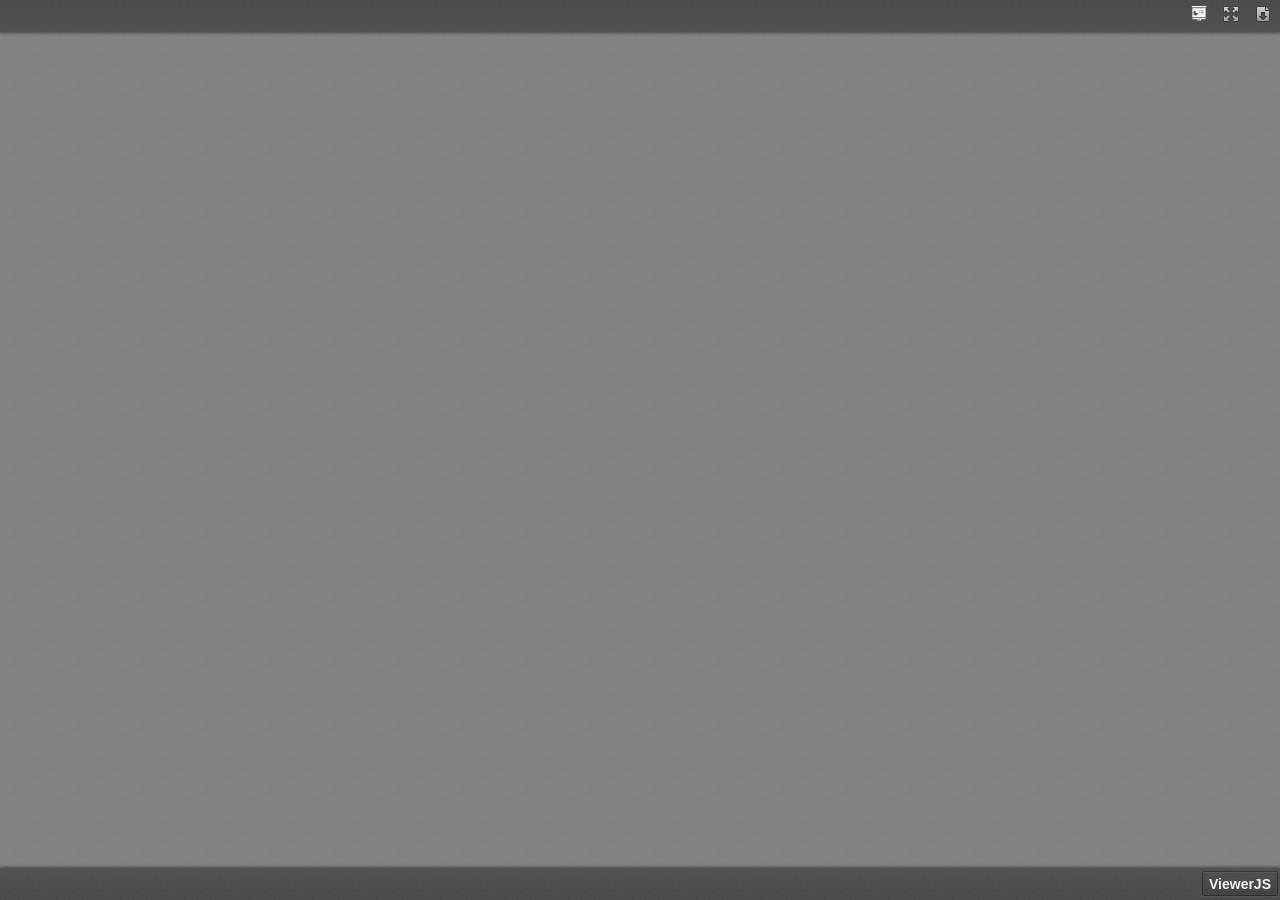
<file: static/ViewerJS/index.html>
<!DOCTYPE html>
<html dir="ltr" lang="en-US">
    <head>
        <meta http-equiv="Content-Type" content="text/html; charset=utf-8"/>

<!--
This is a generated file. DO NOT EDIT.

Copyright (C) 2012-2015 KO GmbH <copyright@kogmbh.com>

@licstart
This file is the compiled version of the ViewerJS module.

ViewerJS is free software: you can redistribute it and/or modify it
under the terms of the GNU Affero General Public License (GNU AGPL)
as published by the Free Software Foundation, either version 3 of
the License, or (at your option) any later version.

ViewerJS is distributed in the hope that it will be useful, but
WITHOUT ANY WARRANTY; without even the implied warranty of
MERCHANTABILITY or FITNESS FOR A PARTICULAR PURPOSE.  See the
GNU Affero General Public License for more details.

You should have received a copy of the GNU Affero General Public License
along with ViewerJS.  If not, see <http://www.gnu.org/licenses/>.
@licend

@source: http://viewerjs.org/
@source: http://github.com/kogmbh/ViewerJS
-->

        <title>ViewerJS</title>
        <!-- If you want to use custom CSS (@font-face rules, for example) you should uncomment
             the following reference and use a local.css file for that. See the example.local.css
             file for a sample.
        <link rel="stylesheet" type="text/css" href="local.css" media="screen"/>
        -->
        <meta name="viewport" content="width=device-width, initial-scale=1.0, user-scalable=no, minimum-scale=1.0, maximum-scale=1.0"/>
                <script type="text/javascript">
            ////<![CDATA[
var ODFViewerPlugin_css="@namespace cursor url(urn:webodf:names:cursor);.caret {opacity: 0 !important;}";function ODFViewerPlugin(){function b(b){var a=document.createElement("script");a.async=!1;a.src="./webodf.js";a.type="text/javascript";a.onload=function(){runtime.loadClass("gui.HyperlinkClickHandler");runtime.loadClass("odf.OdfCanvas");runtime.loadClass("ops.Session");runtime.loadClass("gui.CaretManager");runtime.loadClass("gui.HyperlinkTooltipView");runtime.loadClass("gui.SessionController");runtime.loadClass("gui.SvgSelectionView");runtime.loadClass("gui.SelectionViewManager");runtime.loadClass("gui.ShadowCursor");
runtime.loadClass("gui.SessionView");b()};document.head.appendChild(a);a=document.createElementNS(document.head.namespaceURI,"style");a.setAttribute("media","screen, print, handheld, projection");a.setAttribute("type","text/css");a.appendChild(document.createTextNode(ODFViewerPlugin_css));document.head.appendChild(a)}var r=this,f=null,x=null,s=null,k=null;this.initialize=function(q,a){b(function(){var e,c,b,q,l,z,u,v;x=document.getElementById("canvas");f=new odf.OdfCanvas(x);f.load(a);f.addListener("statereadychange",
function(){s=f.odfContainer().rootElement;k=f.odfContainer().getDocumentType(s);if("text"===k){f.enableAnnotations(!0,!1);e=new ops.Session(f);b=e.getOdtDocument();q=new gui.ShadowCursor(b);c=new gui.SessionController(e,"localuser",q,{});v=c.getEventManager();z=new gui.CaretManager(c,f.getViewport());l=new gui.SelectionViewManager(gui.SvgSelectionView);new gui.SessionView({caretAvatarsInitiallyVisible:!1},"localuser",e,c.getSessionConstraints(),z,l);l.registerCursor(q);u=new gui.HyperlinkTooltipView(f,
c.getHyperlinkClickHandler().getModifier);v.subscribe("mousemove",u.showTooltip);v.subscribe("mouseout",u.hideTooltip);var a=new ops.OpAddMember;a.init({memberid:"localuser",setProperties:{fillName:runtime.tr("Unknown Author"),color:"blue"}});e.enqueue([a]);c.insertLocalCursor()}r.onLoad()})})};this.isSlideshow=function(){return"presentation"===k};this.onLoad=function(){};this.fitToWidth=function(b){f.fitToWidth(b)};this.fitToHeight=function(b){f.fitToHeight(b)};this.fitToPage=function(b,a){f.fitToContainingElement(b,
a)};this.fitSmart=function(b){f.fitSmart(b)};this.getZoomLevel=function(){return f.getZoomLevel()};this.setZoomLevel=function(b){f.setZoomLevel(b)};this.getPages=function(){var b=Array.prototype.slice.call(s.getElementsByTagNameNS("urn:oasis:names:tc:opendocument:xmlns:drawing:1.0","page")),a=[],e,c;for(e=0;e<b.length;e+=1)c=[b[e].getAttribute("draw:name"),b[e]],a.push(c);return a};this.showPage=function(b){f.showPage(b)};this.getPluginName=function(){return"WebODF"};this.getPluginVersion=function(){return"undefined"!==
String(typeof webodf)?webodf.Version:"Unknown"};this.getPluginURL=function(){return"http://webodf.org"}};var PDFViewerPlugin_css=".page {margin: 7px auto 7px auto;position: relative;overflow: hidden;background-clip: content-box;background-color: white;box-shadow:         0px 0px 7px rgba(0, 0, 0, 0.75);-webkit-box-shadow: 0px 0px 7px rgba(0, 0, 0, 0.75);-moz-box-shadow:    0px 0px 7px rgba(0, 0, 0, 0.75);-ms-box-shadow:    0px 0px 7px rgba(0, 0, 0, 0.75);-o-box-shadow:    0px 0px 7px rgba(0, 0, 0, 0.75);}.textLayer {position: absolute;left: 0;top: 0;right: 0;bottom: 0;color: #000;font-family: sans-serif;overflow: hidden;}.textLayer > div {color: transparent;position: absolute;line-height: 1;white-space: pre;cursor: text;}::selection { background:rgba(0,0,255,0.3); }::-moz-selection { background:rgba(0,0,255,0.3); }";function PDFViewerPlugin(){function b(d,a){var b=document.createElement("script");b.async=!1;b.src=d;b.type="text/javascript";b.onload=a||b.onload;document.getElementsByTagName("head")[0].appendChild(b)}function r(d){var a;b("./compatibility.js",function(){b("./pdf.js");b("./ui_utils.js");b("./text_layer_builder.js");b("./pdfjsversion.js",d)});a=document.createElementNS(document.head.namespaceURI,"style");a.setAttribute("media","screen, print, handheld, projection");a.setAttribute("type","text/css");
a.appendChild(document.createTextNode(PDFViewerPlugin_css));document.head.appendChild(a)}function f(d){if("none"===d.style.display)return!1;var a=u.scrollTop,b=a+u.clientHeight,c=d.offsetTop;d=c+d.clientHeight;return c>=a&&c<b||d>=a&&d<b||c<a&&d>=b}function x(d,a,b){var e=c[d.pageIndex],f=e.getElementsByTagName("canvas")[0],h=e.getElementsByTagName("div")[0],k="scale("+g+", "+g+")";e.style.width=a+"px";e.style.height=b+"px";f.width=a;f.height=b;h.style.width=a+"px";h.style.height=b+"px";CustomStyle.setProp("transform",
h,k);CustomStyle.setProp("transformOrigin",h,"0% 0%");t[d.pageIndex]=t[d.pageIndex]===l.RUNNING?l.RUNNINGOUTDATED:l.BLANK}function s(d){var a,b;t[d.pageIndex]===l.BLANK&&(t[d.pageIndex]=l.RUNNING,a=c[d.pageIndex],b=B[d.pageIndex],a=a.getElementsByTagName("canvas")[0],d.render({canvasContext:a.getContext("2d"),textLayer:b,viewport:d.getViewport(g)}).promise.then(function(){t[d.pageIndex]===l.RUNNINGOUTDATED?(t[d.pageIndex]=l.BLANK,s(d)):t[d.pageIndex]=l.FINISHED}))}function k(){var d=!a.isSlideshow();
c.forEach(function(a){d&&(a.style.display="block");u.appendChild(a)});a.showPage(1);a.onLoad()}function q(d){var a,b,f,m,h,n;a=d.pageIndex+1;n=d.getViewport(g);h=document.createElement("div");h.id="pageContainer"+a;h.className="page";h.style.display="none";m=document.createElement("canvas");m.id="canvas"+a;b=document.createElement("div");b.className="textLayer";b.id="textLayer"+a;h.appendChild(m);h.appendChild(b);e[d.pageIndex]=d;c[d.pageIndex]=h;t[d.pageIndex]=l.BLANK;x(d,n.width,n.height);y<n.width&&
(y=n.width);w<n.height&&(w=n.height);n.width<n.height&&(p=!1);f=new TextLayerBuilder({textLayerDiv:b,viewport:n,pageIndex:a-1});d.getTextContent().then(function(a){f.setTextContent(a);f.render(z)});B[d.pageIndex]=f;E+=1;E===v.numPages&&k()}var a=this,e=[],c=[],B=[],t=[],l={BLANK:0,RUNNING:1,FINISHED:2,RUNNINGOUTDATED:3},z=200,u=null,v=null,p=!0,g=1,A=1,y=0,w=0,E=0;this.initialize=function(a,b){var c;r(function(){PDFJS.workerSrc="./pdf.worker.js";PDFJS.getDocument(b).then(function(b){v=b;u=a;for(c=
0;c<v.numPages;c+=1)v.getPage(c+1).then(q)})})};this.isSlideshow=function(){return p};this.onLoad=function(){};this.getPages=function(){return c};this.fitToWidth=function(d){y!==d&&(d/=y,a.setZoomLevel(d))};this.fitToHeight=function(d){w!==d&&(d/=w,a.setZoomLevel(d))};this.fitToPage=function(d,b){var c=d/y;b/w<c&&(c=b/w);a.setZoomLevel(c)};this.fitSmart=function(d,b){var c=d/y;b&&b/w<c&&(c=b/w);c=Math.min(1,c);a.setZoomLevel(c)};this.setZoomLevel=function(a){var b;if(g!==a)for(g=a,a=0;a<e.length;a+=
1)b=e[a].getViewport(g),x(e[a],b.width,b.height)};this.getZoomLevel=function(){return g};this.onScroll=function(){var a;for(a=0;a<c.length;a+=1)f(c[a])&&s(e[a])};this.getPageInView=function(){var b;if(a.isSlideshow())return A;for(b=0;b<c.length;b+=1)if(f(c[b]))return b+1};this.showPage=function(b){a.isSlideshow()?(c[A-1].style.display="none",A=b,s(e[b-1]),c[b-1].style.display="block"):(b=c[b-1],b.parentNode.scrollTop=b.offsetTop)};this.getPluginName=function(){return"PDF.js"};this.getPluginVersion=
function(){return"undefined"!==String(typeof pdfjs_version)?pdfjs_version:"From Source"};this.getPluginURL=function(){return"https://github.com/mozilla/pdf.js/"}};var ViewerJS_version="0.5.8";var viewer_css="* {padding: 0;margin: 0;}html > body {font-family: sans-serif;overflow: hidden;}.titlebar > span,.toolbarLabel,input,button,select {font: message-box;}#titlebar {position: absolute;z-index: 2;top: 0px;left: 0px;height: 32px;width: 100%;overflow: hidden;-webkit-box-shadow: 0px 1px 3px rgba(50, 50, 50, 0.75);-moz-box-shadow:    0px 1px 3px rgba(50, 50, 50, 0.75);box-shadow:         0px 1px 3px rgba(50, 50, 50, 0.75);background-image: url(images/texture.png), linear-gradient(rgba(69, 69, 69, .95), rgba(82, 82, 82, .99));background-image: url(images/texture.png), -webkit-linear-gradient(rgba(69, 69, 69, .95), rgba(82, 82, 82, .99));background-image: url(images/texture.png), -moz-linear-gradient(rgba(69, 69, 69, .95), rgba(82, 82, 82, .99));background-image: url(images/texture.png), -ms-linear-gradient(rgba(69, 69, 69, .95), rgba(82, 82, 82, .99));background-image: url(images/texture.png), -o-linear-gradient(rgba(69, 69, 69, .95), rgba(82, 82, 82, .99));}#titlebar a, #aboutDialog a, #titlebar a:visited, #aboutDialog a:visited {color: #ccc;}#documentName {margin-right: 10px;margin-left: 10px;margin-top: 8px;color: #F2F2F2;line-height: 14px;font-family: sans-serif;}#documentName {font-size: 14px;}#toolbarContainer {position: absolute;z-index: 2;bottom: 0px;left: 0px;height: 32px;width: 100%;overflow: hidden;-webkit-box-shadow: 0px -1px 3px rgba(50, 50, 50, 0.75);-moz-box-shadow:    0px -1px 3px rgba(50, 50, 50, 0.75);box-shadow:         0px -1px 3px rgba(50, 50, 50, 0.75);background-image: url(images/texture.png), linear-gradient(rgba(82, 82, 82, .99), rgba(69, 69, 69, .95));background-image: url(images/texture.png), -webkit-linear-gradient(rgba(82, 82, 82, .99), rgba(69, 69, 69, .95));background-image: url(images/texture.png), -moz-linear-gradient(rgba(82, 82, 82, .99), rgba(69, 69, 69, .95));background-image: url(images/texture.png), -ms-linear-gradient(rgba(82, 82, 82, .99), rgba(69, 69, 69, .95));background-image: url(images/texture.png), -o-linear-gradient(rgba(82, 82, 82, .99), rgba(69, 69, 69, .95));}#toolbar {position: relative;}#toolbarMiddleContainer, #toolbarLeft {visibility: hidden;}html[dir='ltr'] #toolbarLeft {margin-left: -1px;}html[dir='rtl'] #toolbarRight,html[dir='rtl'] #titlebarRight {margin-left: -1px;}html[dir='ltr'] #toolbarLeft,html[dir='rtl'] #toolbarRight,html[dir='rtl'] #titlebarRight {position: absolute;top: 0;left: 0;}html[dir='rtl'] #toolbarLeft,html[dir='ltr'] #toolbarRight,html[dir='ltr'] #titlebarRight {position: absolute;top: 0;right: 0;}html[dir='ltr'] #toolbarLeft > *,html[dir='ltr'] #toolbarMiddle > *,html[dir='ltr'] #toolbarRight > *,html[dir='ltr'] #titlebarRight > * {float: left;}html[dir='rtl'] #toolbarLeft > *,html[dir='rtl'] #toolbarMiddle > *,html[dir='rtl'] #toolbarRight > *,html[dir='rtl'] #titlebarRight > * {float: right;}html[dir='ltr'] .outerCenter {float: right;position: relative;right: 50%;}html[dir='rtl'] .outerCenter {float: left;position: relative;left: 50%;}html[dir='ltr'] .innerCenter {float: right;position: relative;right: -50%;}html[dir='rtl'] .innerCenter {float: left;position: relative;left: -50%;}html[dir='ltr'] .splitToolbarButton {margin: 3px 2px 4px 0;display: inline-block;}html[dir='rtl'] .splitToolbarButton {margin: 3px 0 4px 2px;display: inline-block;}html[dir='ltr'] .splitToolbarButton > .toolbarButton {border-radius: 0;float: left;}html[dir='rtl'] .splitToolbarButton > .toolbarButton {border-radius: 0;float: right;}.splitToolbarButton.toggled .toolbarButton {margin: 0;}.toolbarButton {border: 0 none;background-color: rgba(0, 0, 0, 0);min-width: 32px;height: 25px;border-radius: 2px;background-image: none;}html[dir='ltr'] .toolbarButton,html[dir='ltr'] .dropdownToolbarButton {margin: 3px 2px 4px 0;}html[dir='rtl'] .toolbarButton,html[dir='rtl'] .dropdownToolbarButton {margin: 3px 0 4px 2px;}.toolbarButton:hover,.toolbarButton:focus,.dropdownToolbarButton {background-color: hsla(0,0%,0%,.12);background-image: linear-gradient(hsla(0,0%,100%,.05), hsla(0,0%,100%,0));background-image: -webkit-linear-gradient(hsla(0,0%,100%,.05), hsla(0,0%,100%,0));background-image: -moz-linear-gradient(hsla(0,0%,100%,.05), hsla(0,0%,100%,0));background-image: -ms-linear-gradient(hsla(0,0%,100%,.05), hsla(0,0%,100%,0));background-image: -o-linear-gradient(hsla(0,0%,100%,.05), hsla(0,0%,100%,0));background-clip: padding-box;border: 1px solid hsla(0,0%,0%,.35);border-color: hsla(0,0%,0%,.32) hsla(0,0%,0%,.38) hsla(0,0%,0%,.42);box-shadow: 0 1px 0 hsla(0,0%,100%,.05) inset,0 0 1px hsla(0,0%,100%,.15) inset,0 1px 0 hsla(0,0%,100%,.05);}.toolbarButton:hover:active,.dropdownToolbarButton:hover:active {background-color: hsla(0,0%,0%,.2);background-image: linear-gradient(hsla(0,0%,100%,.05), hsla(0,0%,100%,0));background-image: -webkit-linear-gradient(hsla(0,0%,100%,.05), hsla(0,0%,100%,0));background-image: -moz-linear-gradient(hsla(0,0%,100%,.05), hsla(0,0%,100%,0));background-image: -ms-linear-gradient(hsla(0,0%,100%,.05), hsla(0,0%,100%,0));background-image: -o-linear-gradient(hsla(0,0%,100%,.05), hsla(0,0%,100%,0));border-color: hsla(0,0%,0%,.35) hsla(0,0%,0%,.4) hsla(0,0%,0%,.45);box-shadow: 0 1px 1px hsla(0,0%,0%,.1) inset,0 0 1px hsla(0,0%,0%,.2) inset,0 1px 0 hsla(0,0%,100%,.05);}.splitToolbarButton:hover > .toolbarButton,.splitToolbarButton:focus > .toolbarButton,.splitToolbarButton.toggled > .toolbarButton,.toolbarButton.textButton {background-color: hsla(0,0%,0%,.12);background-image: -webkit-linear-gradient(hsla(0,0%,100%,.05), hsla(0,0%,100%,0));background-image: -moz-linear-gradient(hsla(0,0%,100%,.05), hsla(0,0%,100%,0));background-image: -ms-linear-gradient(hsla(0,0%,100%,.05), hsla(0,0%,100%,0));background-image: -o-linear-gradient(hsla(0,0%,100%,.05), hsla(0,0%,100%,0));background-image: linear-gradient(hsla(0,0%,100%,.05), hsla(0,0%,100%,0));background-clip: padding-box;border: 1px solid hsla(0,0%,0%,.35);border-color: hsla(0,0%,0%,.32) hsla(0,0%,0%,.38) hsla(0,0%,0%,.42);box-shadow: 0 1px 0 hsla(0,0%,100%,.05) inset,0 0 1px hsla(0,0%,100%,.15) inset,0 1px 0 hsla(0,0%,100%,.05);-webkit-transition-property: background-color, border-color, box-shadow;-webkit-transition-duration: 150ms;-webkit-transition-timing-function: ease;-moz-transition-property: background-color, border-color, box-shadow;-moz-transition-duration: 150ms;-moz-transition-timing-function: ease;-ms-transition-property: background-color, border-color, box-shadow;-ms-transition-duration: 150ms;-ms-transition-timing-function: ease;-o-transition-property: background-color, border-color, box-shadow;-o-transition-duration: 150ms;-o-transition-timing-function: ease;transition-property: background-color, border-color, box-shadow;transition-duration: 150ms;transition-timing-function: ease;}.splitToolbarButton > .toolbarButton:hover,.splitToolbarButton > .toolbarButton:focus,.dropdownToolbarButton:hover,.toolbarButton.textButton:hover,.toolbarButton.textButton:focus {background-color: hsla(0,0%,0%,.2);box-shadow: 0 1px 0 hsla(0,0%,100%,.05) inset,0 0 1px hsla(0,0%,100%,.15) inset,0 0 1px hsla(0,0%,0%,.05);z-index: 199;}.splitToolbarButton:hover > .toolbarButton,.splitToolbarButton:focus > .toolbarButton,.splitToolbarButton.toggled > .toolbarButton,.toolbarButton.textButton {background-color: hsla(0,0%,0%,.12);background-image: -webkit-linear-gradient(hsla(0,0%,100%,.05), hsla(0,0%,100%,0));background-image: -moz-linear-gradient(hsla(0,0%,100%,.05), hsla(0,0%,100%,0));background-image: -ms-linear-gradient(hsla(0,0%,100%,.05), hsla(0,0%,100%,0));background-image: -o-linear-gradient(hsla(0,0%,100%,.05), hsla(0,0%,100%,0));background-image: linear-gradient(hsla(0,0%,100%,.05), hsla(0,0%,100%,0));background-clip: padding-box;border: 1px solid hsla(0,0%,0%,.35);border-color: hsla(0,0%,0%,.32) hsla(0,0%,0%,.38) hsla(0,0%,0%,.42);box-shadow: 0 1px 0 hsla(0,0%,100%,.05) inset,0 0 1px hsla(0,0%,100%,.15) inset,0 1px 0 hsla(0,0%,100%,.05);-webkit-transition-property: background-color, border-color, box-shadow;-webkit-transition-duration: 150ms;-webkit-transition-timing-function: ease;-moz-transition-property: background-color, border-color, box-shadow;-moz-transition-duration: 150ms;-moz-transition-timing-function: ease;-ms-transition-property: background-color, border-color, box-shadow;-ms-transition-duration: 150ms;-ms-transition-timing-function: ease;-o-transition-property: background-color, border-color, box-shadow;-o-transition-duration: 150ms;-o-transition-timing-function: ease;transition-property: background-color, border-color, box-shadow;transition-duration: 150ms;transition-timing-function: ease;}.splitToolbarButton > .toolbarButton:hover,.splitToolbarButton > .toolbarButton:focus,.dropdownToolbarButton:hover,.toolbarButton.textButton:hover,.toolbarButton.textButton:focus {background-color: hsla(0,0%,0%,.2);box-shadow: 0 1px 0 hsla(0,0%,100%,.05) inset,0 0 1px hsla(0,0%,100%,.15) inset,0 0 1px hsla(0,0%,0%,.05);z-index: 199;}.dropdownToolbarButton {border: 1px solid #333 !important;}.toolbarButton,.dropdownToolbarButton {min-width: 16px;padding: 2px 6px 2px;border: 1px solid transparent;border-radius: 2px;color: hsl(0,0%,95%);font-size: 12px;line-height: 14px;-webkit-user-select:none;-moz-user-select:none;-ms-user-select:none;cursor: default;-webkit-transition-property: background-color, border-color, box-shadow;-webkit-transition-duration: 150ms;-webkit-transition-timing-function: ease;-moz-transition-property: background-color, border-color, box-shadow;-moz-transition-duration: 150ms;-moz-transition-timing-function: ease;-ms-transition-property: background-color, border-color, box-shadow;-ms-transition-duration: 150ms;-ms-transition-timing-function: ease;-o-transition-property: background-color, border-color, box-shadow;-o-transition-duration: 150ms;-o-transition-timing-function: ease;transition-property: background-color, border-color, box-shadow;transition-duration: 150ms;transition-timing-function: ease;}html[dir='ltr'] .toolbarButton,html[dir='ltr'] .dropdownToolbarButton {margin: 3px 2px 4px 0;}html[dir='rtl'] .toolbarButton,html[dir='rtl'] .dropdownToolbarButton {margin: 3px 0 4px 2px;}.splitToolbarButton:hover > .splitToolbarButtonSeparator,.splitToolbarButton.toggled > .splitToolbarButtonSeparator {padding: 12px 0;margin: 0;box-shadow: 0 0 0 1px hsla(0,0%,100%,.03);-webkit-transition-property: padding;-webkit-transition-duration: 10ms;-webkit-transition-timing-function: ease;-moz-transition-property: padding;-moz-transition-duration: 10ms;-moz-transition-timing-function: ease;-ms-transition-property: padding;-ms-transition-duration: 10ms;-ms-transition-timing-function: ease;-o-transition-property: padding;-o-transition-duration: 10ms;-o-transition-timing-function: ease;transition-property: padding;transition-duration: 10ms;transition-timing-function: ease;}.toolbarButton.toggled:hover:active,.splitToolbarButton > .toolbarButton:hover:active {background-color: hsla(0,0%,0%,.4);border-color: hsla(0,0%,0%,.4) hsla(0,0%,0%,.5) hsla(0,0%,0%,.55);box-shadow: 0 1px 1px hsla(0,0%,0%,.2) inset,0 0 1px hsla(0,0%,0%,.3) inset,0 1px 0 hsla(0,0%,100%,.05);}html[dir='ltr'] .splitToolbarButton > .toolbarButton:first-child,html[dir='rtl'] .splitToolbarButton > .toolbarButton:last-child {position: relative;margin: 0;margin-left: 4px;margin-right: -1px;border-top-left-radius: 2px;border-bottom-left-radius: 2px;border-right-color: transparent;}html[dir='ltr'] .splitToolbarButton > .toolbarButton:last-child,html[dir='rtl'] .splitToolbarButton > .toolbarButton:first-child {position: relative;margin: 0;margin-left: -1px;border-top-right-radius: 2px;border-bottom-right-radius: 2px;border-left-color: transparent;}.splitToolbarButtonSeparator {padding: 8px 0;width: 1px;background-color: hsla(0,0%,00%,.5);z-index: 99;box-shadow: 0 0 0 1px hsla(0,0%,100%,.08);display: inline-block;margin: 5px 0;}html[dir='ltr'] .splitToolbarButtonSeparator {float:left;}html[dir='rtl'] .splitToolbarButtonSeparator {float:right;}.dropdownToolbarButton {min-width: 120px;max-width: 120px;padding: 4px 2px 4px;overflow: hidden;background: url(images/toolbarButton-menuArrows.png) no-repeat;}.dropdownToolbarButton > select {-webkit-appearance: none;-moz-appearance: none;min-width: 140px;font-size: 12px;color: hsl(0,0%,95%);margin:0;padding:0;border:none;background: rgba(0,0,0,0);}.dropdownToolbarButton > select > option {background: hsl(0,0%,24%);}#pageWidthOption {border-bottom: 1px rgba(255, 255, 255, .5) solid;}html[dir='ltr'] .dropdownToolbarButton {background-position: 95%;}html[dir='rtl'] .dropdownToolbarButton {background-position: 5%;}.toolbarButton.fullscreen::before {display: inline-block;content: url(images/toolbarButton-fullscreen.png);}.toolbarButton.presentation::before {display: inline-block;content: url(images/toolbarButton-presentation.png);}.toolbarButton.download::before {display: inline-block;content: url(images/toolbarButton-download.png);}.toolbarButton.about {color: #F2F2F2;font-size: 14px;font-weight: bold;line-height: 14px;font-family: sans-serif;}.toolbarButton.about::before {display: inline-block;}.toolbarButton.zoomOut::before {display: inline-block;content: url(images/toolbarButton-zoomOut.png);}.toolbarButton.zoomIn::before {display: inline-block;content: url(images/toolbarButton-zoomIn.png);}.toolbarButton.pageUp::before {display: inline-block;content: url(images/toolbarButton-pageUp.png);}.toolbarButton.pageDown::before {display: inline-block;content: url(images/toolbarButton-pageDown.png);}.toolbarField.pageNumber {min-width: 16px;text-align: right;width: 40px;}.toolbarField {padding: 3px 6px;margin: 4px 0 4px 0;border: 1px solid transparent;border-radius: 2px;background-color: hsla(0,0%,100%,.09);background-image: -moz-linear-gradient(hsla(0,0%,100%,.05), hsla(0,0%,100%,0));background-clip: padding-box;border: 1px solid hsla(0,0%,0%,.35);border-color: hsla(0,0%,0%,.32) hsla(0,0%,0%,.38) hsla(0,0%,0%,.42);box-shadow: 0 1px 0 hsla(0,0%,0%,.05) inset,0 1px 0 hsla(0,0%,100%,.05);color: hsl(0,0%,95%);font-size: 12px;line-height: 14px;outline-style: none;-moz-transition-property: background-color, border-color, box-shadow;-moz-transition-duration: 150ms;-moz-transition-timing-function: ease;}.toolbarField.pageNumber::-webkit-inner-spin-button,.toolbarField.pageNumber::-webkit-outer-spin-button {-webkit-appearance: none;margin: 0;}.toolbarField:hover {background-color: hsla(0,0%,100%,.11);border-color: hsla(0,0%,0%,.4) hsla(0,0%,0%,.43) hsla(0,0%,0%,.45);}.toolbarField:focus {background-color: hsla(0,0%,100%,.15);border-color: hsla(204,100%,65%,.8) hsla(204,100%,65%,.85) hsla(204,100%,65%,.9);}.toolbarLabel {min-width: 16px;padding: 3px 6px 3px 2px;margin: 4px 2px 4px 0;border: 1px solid transparent;border-radius: 2px;color: hsl(0,0%,85%);font-size: 12px;line-height: 14px;text-align: left;-webkit-user-select:none;-moz-user-select:none;cursor: default;}#canvasContainer {overflow: auto;padding-top: 6px;padding-bottom: 6px;position: absolute;top: 32px;right: 0;bottom: 32px;left: 0;text-align: center;background-color: #888;background-image: url(images/texture.png);}#canvasContainer.slideshow {padding: 0;overflow: hidden;}#canvasContainer.slideshow > * {margin: auto;position: absolute;top: 0;left: 0;right: 0;bottom: 0;}.presentationMode {top: 0 !important;bottom: 0 !important;background-color: black !important;cursor: default !important;}#canvas {box-shadow:         0px 0px 7px rgba(0, 0, 0, 0.75);-webkit-box-shadow: 0px 0px 7px rgba(0, 0, 0, 0.75);-moz-box-shadow:    0px 0px 7px rgba(0, 0, 0, 0.75);-ms-box-shadow:    0px 0px 7px rgba(0, 0, 0, 0.75);-o-box-shadow:    0px 0px 7px rgba(0, 0, 0, 0.75);overflow: hidden;}#sliderContainer {visibility: hidden;}#overlayNavigator {position: absolute;width: 100%;height: 0;top: calc(50% - 50px);background-color: rgba(0, 0, 0, 0);z-index: 3;opacity: 0;-webkit-transition: opacity 1s ease-out;-moz-transition: opacity 1s ease-out;transition: opacity 1s ease-out;}#previousPage {float: left;margin-left: 10px;border-top: 50px solid transparent;border-bottom: 50px solid transparent;border-right: 50px solid black;opacity: 0.5;}#nextPage {float: right;margin-right: 10px;border-top: 50px solid transparent;border-bottom: 50px solid transparent;border-left: 50px solid black;opacity: 0.5;}#previousPage:active {opacity: 0.8;}#nextPage:active {opacity: 0.8;}#overlayCloseButton {position: absolute;top: 10px;right: 10px;z-index: 3;font-size: 35px;color: white;background-color: black;opacity: 0.5;width: 40px;height: 40px;-webkit-border-radius: 20px;-moz-border-radius: 20px;border-radius: 20px;text-align: center;cursor: pointer;display: none;}#overlayCloseButton:active {background-color: red;}#aboutDialogCentererTable {display: table;width:100%;height:100%;}#aboutDialogCentererCell {vertical-align: middle;text-align:center;display: table-cell;}#aboutDialog {width: 280px;background-color: #666;color: white;text-align: center;border-radius: 2px;box-shadow: 0px 1px 6px black;padding: 5px;font-style: sans-serif;display: inline-block;}#aboutDialog h1 {font-size: 25pt;}#aboutDialog p {font-size: 10pt;}#aboutDialog > * {margin: 10px;}#dialogOverlay {position: absolute;left: 0px;top: 0px;width:100%;height:100%;z-index: 3;background-color: rgba(0,0,0,.5);overflow: auto;display: none;}#blanked {display: none;cursor: none;position: absolute;left: 0px;top: 0px;width:100%;height:100%;z-index: 3;}";var viewerTouch_css="#canvasContainer {top: 0;bottom: 0;}#overlayNavigator {height: 100px;pointer-events: none;}#nextPage, #previousPage {pointer-events: all;}#titlebar, #toolbarContainer {background-color: rgba(0, 0, 0, 0.6);background-image: none;-webkit-transition: all 0.5s;-moz-transition: all 0.5s;transition: all 0.5s;}#titlebar {top: -32px;}#titlebar.viewer-touched {top: 0px;}#toolbarContainer {bottom: -32px;}#toolbarContainer.viewer-touched {bottom: 0px;}.viewer-touched {display: block;opacity: 1 !important;}#next, #previous {display: none;}";function Viewer(b,r){function f(){var a,c,d,e,g,f;f="undefined"!==String(typeof ViewerJS_version)?ViewerJS_version:"From Source";b&&(d=b.getPluginName(),e=b.getPluginVersion(),g=b.getPluginURL());a=document.createElement("div");a.id="aboutDialogCentererTable";c=document.createElement("div");c.id="aboutDialogCentererCell";I=document.createElement("div");I.id="aboutDialog";I.innerHTML='<h1>ViewerJS</h1><p>Open Source document viewer for webpages, built with HTML and JavaScript.</p><p>Learn more and get your own copy on the <a href="http://viewerjs.org/" target="_blank">ViewerJS website</a>.</p>'+
(b?'<p>Using the <a href = "'+g+'" target="_blank">'+d+'</a> (<span id = "pluginVersion">'+e+"</span>) plugin to show you this document.</p>":"")+"<p>Version "+f+'</p><p>Supported by <a href="https://nlnet.nl" target="_blank"><br><img src="images/nlnet.png" width="160" height="60" alt="NLnet Foundation"></a></p><p>Made by <a href="http://kogmbh.com" target="_blank"><br><img src="images/kogmbh.png" width="172" height="40" alt="KO GmbH"></a></p><button id = "aboutDialogCloseButton" class = "toolbarButton textButton">Close</button>';
K.appendChild(a);a.appendChild(c);c.appendChild(I);a=document.createElement("button");a.id="about";a.className="toolbarButton textButton about";a.title="About";a.innerHTML="ViewerJS";Q.appendChild(a);a.addEventListener("click",function(){K.style.display="block"});document.getElementById("aboutDialogCloseButton").addEventListener("click",function(){K.style.display="none"})}function x(a){var b=R.options,c,d=!1,e;for(e=0;e<b.length;e+=1)c=b[e],c.value!==a?c.selected=!1:d=c.selected=!0;return d}function s(a,
b){if(a!==g.getZoomLevel()){g.setZoomLevel(a);var c=document.createEvent("UIEvents");c.initUIEvent("scalechange",!1,!1,window,0);c.scale=a;c.resetAutoSettings=b;window.dispatchEvent(c)}}function k(){var a;if(b.onScroll)b.onScroll();b.getPageInView&&(a=b.getPageInView())&&(F=a,document.getElementById("pageNumber").value=a)}function q(a){window.clearTimeout(M);M=window.setTimeout(function(){k()},a)}function a(a,c){var d,e;if(d="custom"===a?parseFloat(document.getElementById("customScaleOption").textContent)/
100:parseFloat(a))s(d,!0);else{d=h.clientWidth-A;e=h.clientHeight-A;switch(a){case "page-actual":s(1,c);break;case "page-width":b.fitToWidth(d);break;case "page-height":b.fitToHeight(e);break;case "page-fit":b.fitToPage(d,e);break;case "auto":b.isSlideshow()?b.fitToPage(d+A,e+A):b.fitSmart(d)}x(a)}q(300)}function e(a){var b;return-1!==["auto","page-actual","page-width"].indexOf(a)?a:(b=parseFloat(a))&&y<=b&&b<=w?a:E}function c(a){a=parseInt(a,10);return isNaN(a)?1:a}function B(){D=!D;d&&!D&&g.togglePresentationMode()}
function t(){if(d||b.isSlideshow())n.className="viewer-touched",window.clearTimeout(N),N=window.setTimeout(function(){n.className=""},5E3)}function l(){C.classList.add("viewer-touched");G.classList.add("viewer-touched");window.clearTimeout(O);O=window.setTimeout(function(){z()},5E3)}function z(){C.classList.remove("viewer-touched");G.classList.remove("viewer-touched")}function u(){C.classList.contains("viewer-touched")?z():l()}function v(a){blanked.style.display="block";blanked.style.backgroundColor=
a;z()}function p(a,b){var c=document.getElementById(a);c.addEventListener("click",function(){b();c.blur()})}var g=this,A=40,y=0.25,w=4,E="auto",d=!1,D=!1,L=!1,J,m=document.getElementById("viewer"),h=document.getElementById("canvasContainer"),n=document.getElementById("overlayNavigator"),C=document.getElementById("titlebar"),G=document.getElementById("toolbarContainer"),P=document.getElementById("toolbarLeft"),S=document.getElementById("toolbarMiddleContainer"),R=document.getElementById("scaleSelect"),
K=document.getElementById("dialogOverlay"),Q=document.getElementById("toolbarRight"),I,H=[],F,M,N,O;this.initialize=function(){var d;d=e(r.zoom);J=r.documentUrl;document.title=r.title;var f=document.getElementById("documentName");f.innerHTML="";f.appendChild(f.ownerDocument.createTextNode(r.title));b.onLoad=function(){document.getElementById("pluginVersion").innerHTML=b.getPluginVersion();b.isSlideshow()?(h.classList.add("slideshow"),P.style.visibility="visible"):(S.style.visibility="visible",b.getPageInView&&
(P.style.visibility="visible"));L=!0;H=b.getPages();document.getElementById("numPages").innerHTML="of "+H.length;g.showPage(c(r.startpage));a(d);h.onscroll=k;q()};b.initialize(h,J)};this.showPage=function(a){0>=a?a=1:a>H.length&&(a=H.length);b.showPage(a);F=a;document.getElementById("pageNumber").value=F};this.showNextPage=function(){g.showPage(F+1)};this.showPreviousPage=function(){g.showPage(F-1)};this.download=function(){var a=J.split("#")[0];window.open(a+"#viewer.action=download","_parent")};
this.toggleFullScreen=function(){D?document.exitFullscreen?document.exitFullscreen():document.cancelFullScreen?document.cancelFullScreen():document.mozCancelFullScreen?document.mozCancelFullScreen():document.webkitExitFullscreen?document.webkitExitFullscreen():document.webkitCancelFullScreen?document.webkitCancelFullScreen():document.msExitFullscreen&&document.msExitFullscreen():m.requestFullscreen?m.requestFullscreen():m.mozRequestFullScreen?m.mozRequestFullScreen():m.webkitRequestFullscreen?m.webkitRequestFullscreen():
m.webkitRequestFullScreen?m.webkitRequestFullScreen(Element.ALLOW_KEYBOARD_INPUT):m.msRequestFullscreen&&m.msRequestFullscreen()};this.togglePresentationMode=function(){var b=document.getElementById("overlayCloseButton");d?("block"===blanked.style.display&&(blanked.style.display="none",u()),C.style.display=G.style.display="block",b.style.display="none",h.classList.remove("presentationMode"),h.onmouseup=function(){},h.oncontextmenu=function(){},h.onmousedown=function(){},a("auto")):(C.style.display=
G.style.display="none",b.style.display="block",h.classList.add("presentationMode"),h.onmousedown=function(a){a.preventDefault()},h.oncontextmenu=function(a){a.preventDefault()},h.onmouseup=function(a){a.preventDefault();1===a.which?g.showNextPage():g.showPreviousPage()},a("page-fit"));d=!d};this.getZoomLevel=function(){return b.getZoomLevel()};this.setZoomLevel=function(a){b.setZoomLevel(a)};this.zoomOut=function(){var b=(g.getZoomLevel()/1.1).toFixed(2),b=Math.max(y,b);a(b,!0)};this.zoomIn=function(){var b=
(1.1*g.getZoomLevel()).toFixed(2),b=Math.min(w,b);a(b,!0)};(function(){f();b&&(g.initialize(),document.exitFullscreen||document.cancelFullScreen||document.mozCancelFullScreen||document.webkitExitFullscreen||document.webkitCancelFullScreen||document.msExitFullscreen||(document.getElementById("fullscreen").style.visibility="hidden",document.getElementById("presentation").style.visibility="hidden"),p("overlayCloseButton",g.toggleFullScreen),p("fullscreen",g.toggleFullScreen),p("presentation",function(){D||
g.toggleFullScreen();g.togglePresentationMode()}),document.addEventListener("fullscreenchange",B),document.addEventListener("webkitfullscreenchange",B),document.addEventListener("mozfullscreenchange",B),document.addEventListener("MSFullscreenChange",B),p("download",g.download),p("zoomOut",g.zoomOut),p("zoomIn",g.zoomIn),p("previous",g.showPreviousPage),p("next",g.showNextPage),p("previousPage",g.showPreviousPage),p("nextPage",g.showNextPage),document.getElementById("pageNumber").addEventListener("change",
function(){g.showPage(this.value)}),document.getElementById("scaleSelect").addEventListener("change",function(){a(this.value)}),h.addEventListener("click",t),n.addEventListener("click",t),h.addEventListener("click",u),C.addEventListener("click",l),G.addEventListener("click",l),window.addEventListener("scalechange",function(a){var b=document.getElementById("customScaleOption"),c=x(String(a.scale));b.selected=!1;c||(b.textContent=Math.round(1E4*a.scale)/100+"%",b.selected=!0)},!0),window.addEventListener("resize",
function(b){L&&(document.getElementById("pageWidthOption").selected||document.getElementById("pageAutoOption").selected)&&a(document.getElementById("scaleSelect").value);t()}),window.addEventListener("keydown",function(a){var b=a.keyCode;a=a.shiftKey;if("block"===blanked.style.display)switch(b){case 16:case 17:case 18:case 91:case 93:case 224:case 225:break;default:blanked.style.display="none",u()}else switch(b){case 8:case 33:case 37:case 38:case 80:g.showPreviousPage();break;case 13:case 34:case 39:case 40:case 78:g.showNextPage();
break;case 32:a?g.showPreviousPage():g.showNextPage();break;case 66:case 190:d&&v("#000");break;case 87:case 188:d&&v("#FFF");break;case 36:g.showPage(1);break;case 35:g.showPage(H.length)}}))})()};(function(){function b(a,b){var c=new XMLHttpRequest;c.onreadystatechange=function(){var a,f;4===c.readyState&&((200<=c.status&&300>c.status||0===c.status)&&(a=c.getResponseHeader("content-type"))&&q.some(function(b){return b.supportsMimetype(a)?(f=b,console.log("Found plugin by mimetype and xhr head: "+a),!0):!1}),b(f))};c.open("HEAD",a,!0);c.send()}function r(a){var b;q.some(function(c){return c.supportsFileExtension(a)?(b=c,!0):!1});return b}function f(a){var b=r(a);b&&console.log("Found plugin by parameter type: "+
a);return b}function x(a){a=a.split("?")[0].split(".").pop();var b=r(a);b&&console.log("Found plugin by file extension from path: "+a);return b}function s(a){var b={};(a.search||"?").substr(1).split("&").forEach(function(a){a&&(a=a.split("=",2),b[decodeURIComponent(a[0])]=decodeURIComponent(a[1]))});return b}var k,q=[function(){var a="application/vnd.oasis.opendocument.text application/vnd.oasis.opendocument.text-flat-xml application/vnd.oasis.opendocument.text-template application/vnd.oasis.opendocument.presentation application/vnd.oasis.opendocument.presentation-flat-xml application/vnd.oasis.opendocument.presentation-template application/vnd.oasis.opendocument.spreadsheet application/vnd.oasis.opendocument.spreadsheet-flat-xml application/vnd.oasis.opendocument.spreadsheet-template".split(" "),
b="odt fodt ott odp fodp otp ods fods ots".split(" ");return{supportsMimetype:function(b){return-1!==a.indexOf(b)},supportsFileExtension:function(a){return-1!==b.indexOf(a)},path:"./ODFViewerPlugin",getClass:function(){return ODFViewerPlugin}}}(),{supportsMimetype:function(a){return"application/pdf"===a},supportsFileExtension:function(a){return"pdf"===a},path:"./PDFViewerPlugin",getClass:function(){return PDFViewerPlugin}}];window.onload=function(){var a=document.location.hash.substring(1),e=s(document.location),
c;a?(e.title||(e.title=a.replace(/^.*[\\\/]/,"")),e.documentUrl=a,b(a,function(b){b||(b=e.type?f(e.type):x(a));b?"undefined"!==String(typeof loadPlugin)?loadPlugin(b.path,function(){c=b.getClass();new Viewer(new c,e)}):(c=b.getClass(),new Viewer(new c,e)):new Viewer})):new Viewer};k=document.createElementNS(document.head.namespaceURI,"style");k.setAttribute("media","screen");k.setAttribute("type","text/css");k.appendChild(document.createTextNode(viewer_css));document.head.appendChild(k);k=document.createElementNS(document.head.namespaceURI,
"style");k.setAttribute("media","only screen and (max-device-width: 800px) and (max-device-height: 800px)");k.setAttribute("type","text/css");k.setAttribute("viewerTouch","1");k.appendChild(document.createTextNode(viewerTouch_css));document.head.appendChild(k)})();

//]]>
        </script>
    </head>

    <body>
        <div id = "viewer">
            <div id = "titlebar">
                <div id = "documentName"></div>
                <div id = "titlebarRight">
                    <button id = "presentation" class = "toolbarButton presentation" title = "Presentation"></button>
                    <button id = "fullscreen" class = "toolbarButton fullscreen" title = "Fullscreen"></button>
                    <button id = "download" class = "toolbarButton download" title = "Download"></button>
                </div>
           </div>
            <div id = "toolbarContainer">
                <div id = "toolbar">
                    <div id = "toolbarLeft">
                        <div id = "navButtons" class = "splitToolbarButton">
                            <button id = "previous" class = "toolbarButton pageUp" title = "Previous Page"></button>
                            <div class="splitToolbarButtonSeparator"></div>
                            <button id = "next" class = "toolbarButton pageDown" title = "Next Page"></button>
                        </div>
                        <label id = "pageNumberLabel" class = "toolbarLabel" for = "pageNumber">Page:</label>
                        <input type = "number" id = "pageNumber" class = "toolbarField pageNumber"/>
                        <span id = "numPages" class = "toolbarLabel"></span>
                    </div>
                    <div id = "toolbarMiddleContainer" class = "outerCenter">
                        <div id = "toolbarMiddle" class = "innerCenter">
                            <div id = 'zoomButtons' class = "splitToolbarButton">
                                <button id = "zoomOut" class = "toolbarButton zoomOut" title = "Zoom Out"></button>
                                <div class="splitToolbarButtonSeparator"></div>
                                <button id = "zoomIn" class = "toolbarButton zoomIn" title = "Zoom In"></button>
                            </div>
                            <span id="scaleSelectContainer" class="dropdownToolbarButton">
                                <select id="scaleSelect" title="Zoom" oncontextmenu="return false;">
                                    <option id="pageAutoOption" value="auto" selected>Automatic</option>
                                    <option id="pageActualOption" value="page-actual">Actual Size</option>
                                    <option id="pageWidthOption" value="page-width">Full Width</option>
                                    <option id="customScaleOption" value="custom"> </option>
                                    <option value="0.5">50%</option>
                                    <option value="0.75">75%</option>
                                    <option value="1">100%</option>
                                    <option value="1.25">125%</option>
                                    <option value="1.5">150%</option>
                                    <option value="2">200%</option>
                                </select>
                            </span>
                            <div id = "sliderContainer">
                                <div id = "slider"></div>
                            </div>
                        </div>
                    </div>
                    <div id = "toolbarRight">
                    </div>
                </div>
            </div>
            <div id = "canvasContainer">
                <div id = "canvas"></div>
            </div>
            <div id = "overlayNavigator">
                <div id = "previousPage"></div>
                <div id = "nextPage"></div>
            </div>
            <div id = "overlayCloseButton">
            &#10006;
            </div>
            <div id = "dialogOverlay"></div>
            <div id = "blanked"></div>
        </div>
    </body>
</html>
</file>
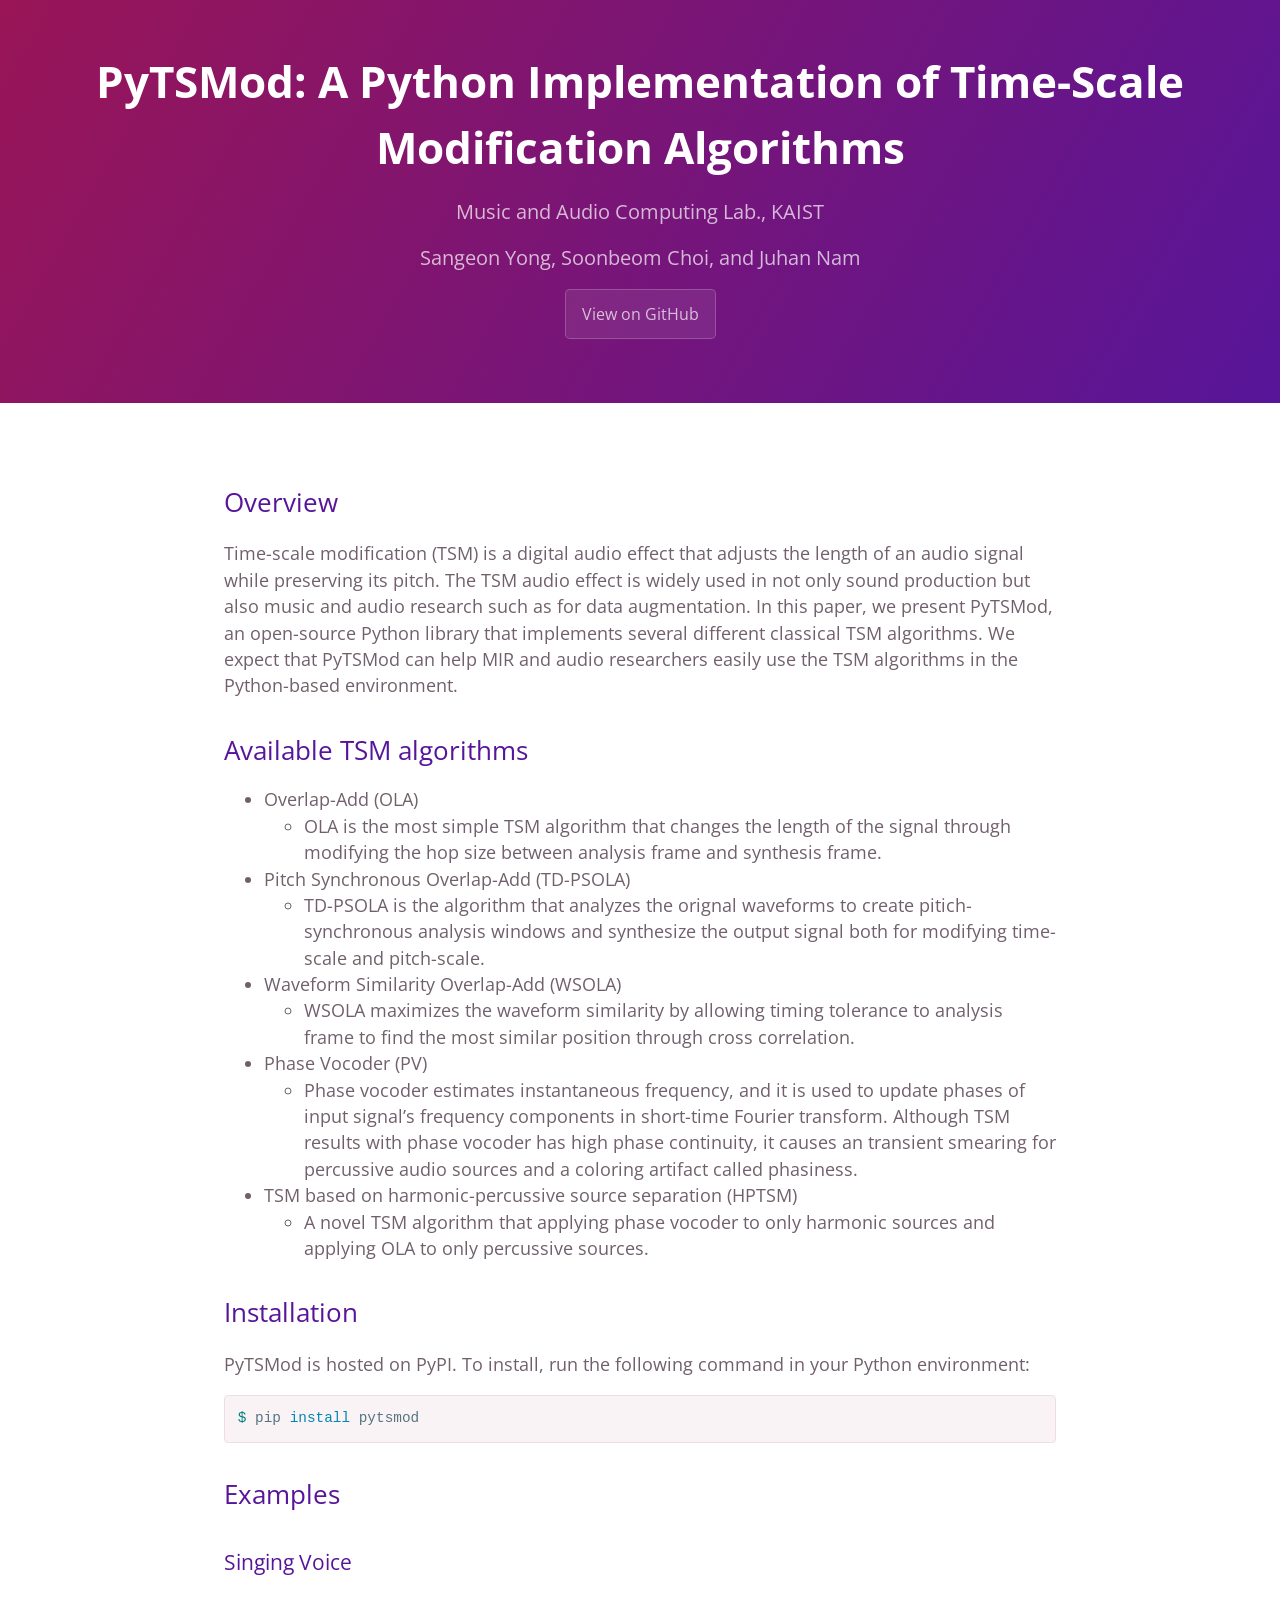
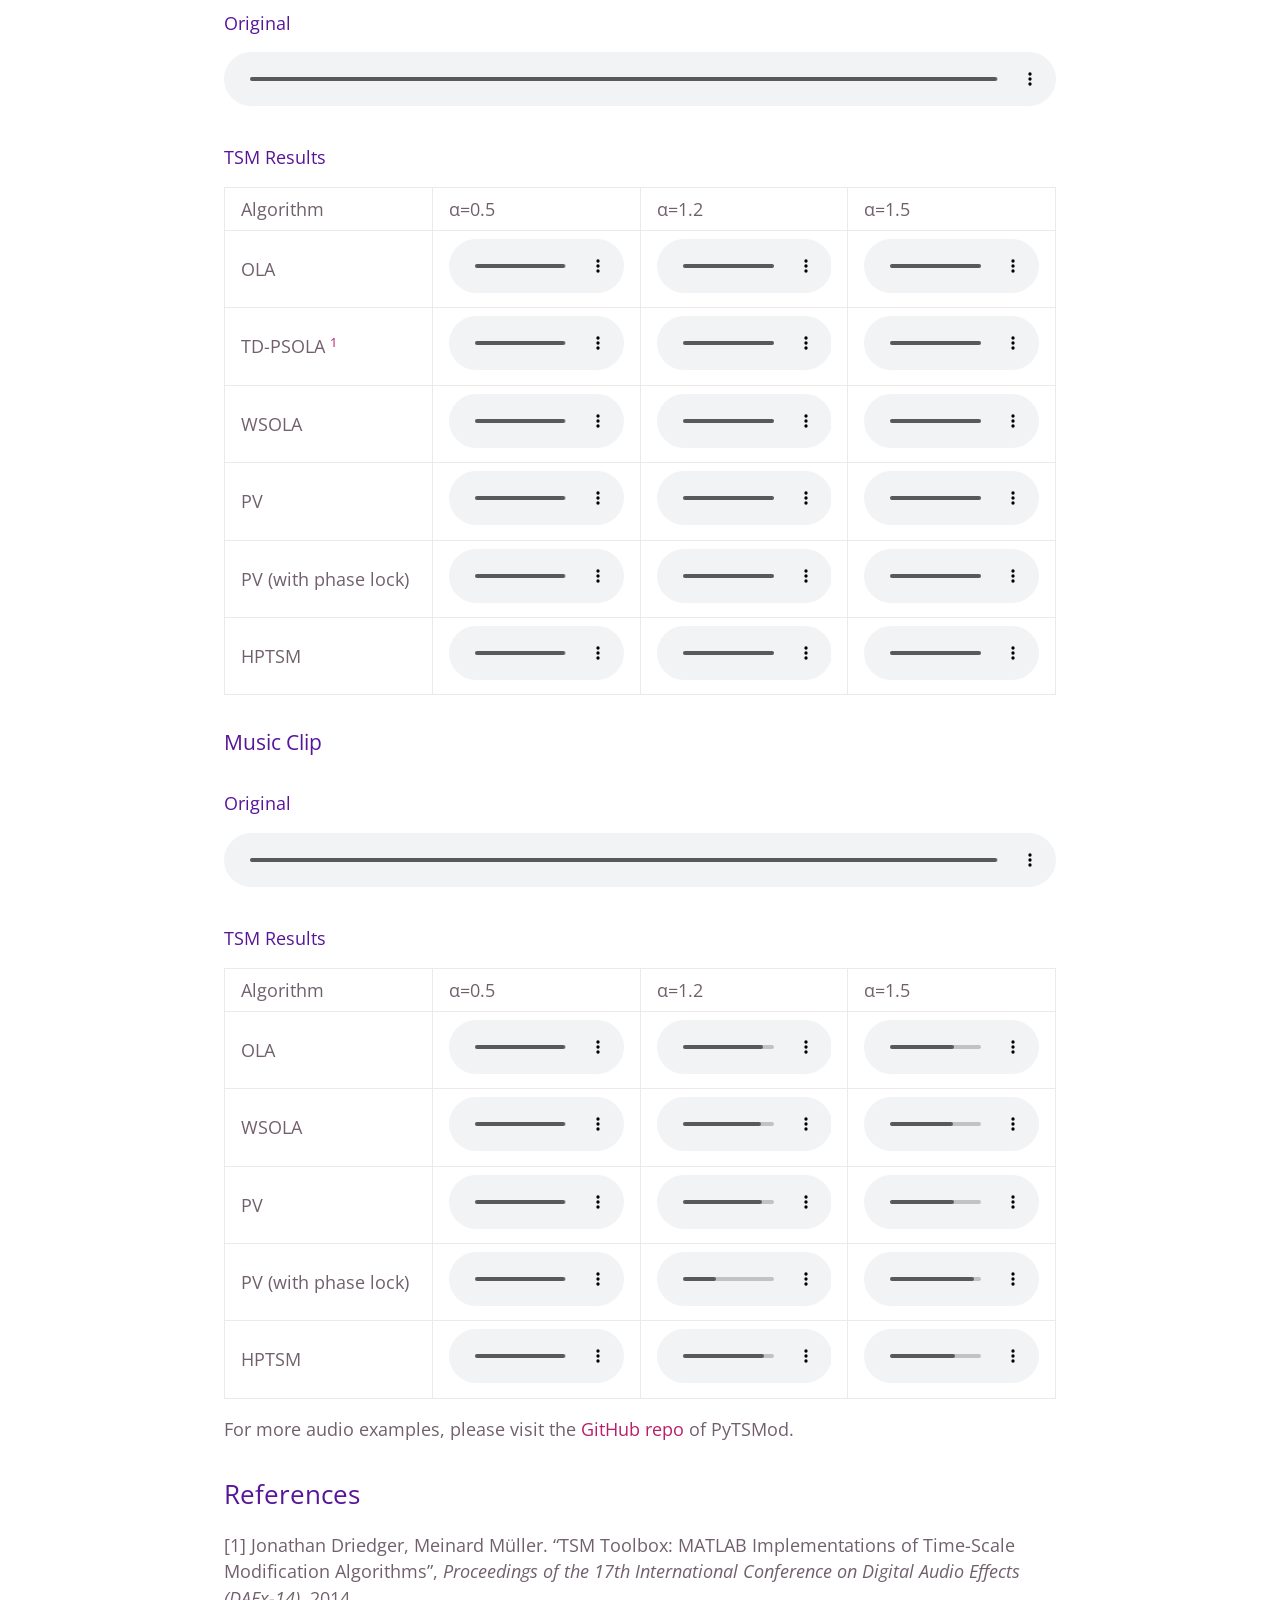
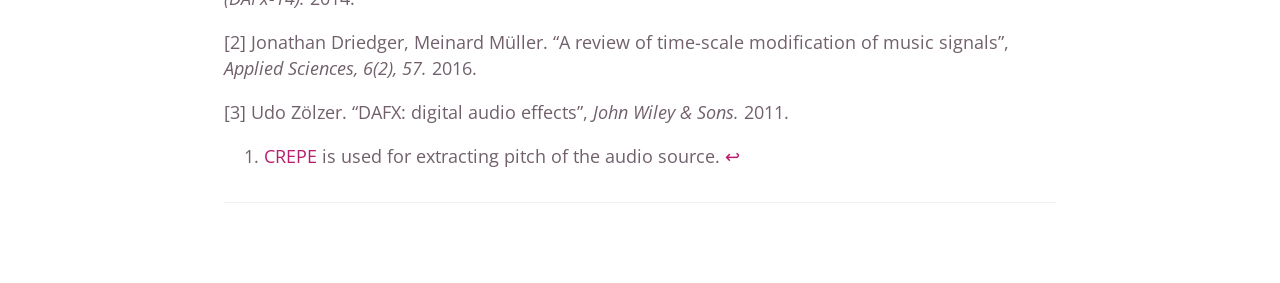
<file: static/lbd/ISMIR2020-LBD-434-poster/index.html>
<!DOCTYPE html>
<!-- saved from url=(0048)https://seyong92.github.io/PyTSMod-ISMIR2020LBD/ -->
<html lang="en"><head><meta http-equiv="Content-Type" content="text/html; charset=UTF-8">
    
    
    
    <!-- Non social metatags -->
    
    <meta http-equiv="X-UA-Compatible" content="IE=edge">
    <meta name="viewport" content="width=device-width, initial-scale=1, maximum-scale=1">
    <meta name="theme-color" content="#157878">
    <meta name="apple-mobile-web-app-status-bar-style" content="black-translucent">
    
    
    
    <title>PyTSMod: A Python Implementation of Time-Scale Modification Algorithms</title>
    
    
    












<!-- Place this data between the <head> tags of your website -->

<meta name="description" content="">





<!-- Twitter Card data -->
<meta name="twitter:card" content="summary_large_image">



<meta name="twitter:title" content="PyTSMod: A Python Implementation of Time-Scale Modification Algorithms">
<meta name="twitter:description" content="">



<!-- Twitter summary card with large image must be at least 280x150px -->

<meta name="twitter:url" content="https://seyong92.github.io/PyTSMod-ISMIR2020LBD/">

<!-- Open Graph data -->
<meta property="og:title" content="PyTSMod: A Python Implementation of Time-Scale Modification Algorithms">
<meta property="og:type" content="article">
<meta property="og:url" content="https://seyong92.github.io/PyTSMod-ISMIR2020LBD/">


<meta property="og:description" content="">
<meta property="og:site_name" content="PyTSMod: A Python Implementation of Time-Scale Modification Algorithms">


<meta property="og:locale" content="">












    
    
    <link rel="canonical" href="https://seyong92.github.io/PyTSMod-ISMIR2020LBD/">
    
    
    
    <link rel="shortcut icon" href="https://seyong92.github.io/PyTSMod-ISMIR2020LBD/favicon.ico">
    
    <meta name="robots" content="noarchive">
    
    <!-- <link rel="alternate" media="only screen and (max-width: 640px)" href="">
        <link rel="alternate" media="handheld" href=""> -->
        
        
        <link rel="stylesheet" href="./poster_files/style.css">
    </head>
    <body>
        
        <!-- <header class="site-header" role="banner">

  <div class="wrapper">
    
    

    

    
      <nav class="site-nav">
        <input type="checkbox" id="nav-trigger" class="nav-trigger" />
        <label for="nav-trigger">
          <span class="menu-icon">
            <svg viewBox="0 0 18 15" width="18px" height="15px">
              <path fill="#424242" d="M18,1.484c0,0.82-0.665,1.484-1.484,1.484H1.484C0.665,2.969,0,2.304,0,1.484l0,0C0,0.665,0.665,0,1.484,0 h15.031C17.335,0,18,0.665,18,1.484L18,1.484z"/>
              <path fill="#424242" d="M18,7.516C18,8.335,17.335,9,16.516,9H1.484C0.665,9,0,8.335,0,7.516l0,0c0-0.82,0.665-1.484,1.484-1.484 h15.031C17.335,6.031,18,6.696,18,7.516L18,7.516z"/>
              <path fill="#424242" d="M18,13.516C18,14.335,17.335,15,16.516,15H1.484C0.665,15,0,14.335,0,13.516l0,0 c0-0.82,0.665-1.484,1.484-1.484h15.031C17.335,12.031,18,12.696,18,13.516L18,13.516z"/>
            </svg>
          </span>
        </label>

        <div class="trigger">
          
            
            
              
              
            
          
            
            
              
              
            
          
            
            
              
              
            
          
            
            
              
              
            
          
            
            
              
                <a class="page-link" href="https://seyong92.github.io/PyTSMod-ISMIR2020LBD/about.html">About</a>
              
            
          
            
            
              
                <a class="page-link" href="https://seyong92.github.io/PyTSMod-ISMIR2020LBD/contact.html">Contact</a>
              
            
          
            
            
              
                <a class="page-link" href="https://seyong92.github.io/PyTSMod-ISMIR2020LBD/now.html">Now</a>
              
            
          
        </div>
      </nav>
    
  </div>
</header>
 -->
        
        
        
        
        
        <section class="page-header">
            <h1 class="project-name">PyTSMod: A Python Implementation of Time-Scale Modification Algorithms</h1>
            <h2 class="project-tagline">Music and Audio Computing Lab., KAIST</h2>
            <h2 class="project-tagline">Sangeon Yong, Soonbeom Choi, and Juhan Nam</h2>
            
            <a href="https://github.com/KAIST-MACLab/PyTSMod" class="btn">View on GitHub</a>
            
            <!-- <a href="about:blank" class="btn">See Paper</a>
	    <a href="about:blank" class="btn">See Video</a> -->
            
            
            <!-- Post tagline -->
            
            <!-- End: Post tagline -->
        </section>
        
        <section class="main-content">
            
            <div>

  <style>
.main-content table {
    display: inline-table;
}
table {
    table-layout:fixed;
    width: 100%;
    overflow: hidden;
}
#player{
    width: 100%;
}
</style>

<h2 id="overview">Overview</h2>

<p>Time-scale modification (TSM) is a digital audio effect that adjusts the length of an audio signal while preserving its pitch. The TSM audio effect is widely used in not only sound production but also music and audio research such as for data augmentation. In this paper, we present PyTSMod, an open-source Python library that implements several different classical TSM algorithms. We expect that PyTSMod can help MIR and audio researchers easily use the TSM algorithms in the Python-based environment.</p>

<h2 id="available-tsm-algorithms">Available TSM algorithms</h2>

<ul>
  <li>Overlap-Add (OLA)
    <ul>
      <li>OLA is the most simple TSM algorithm that changes the length of the signal through modifying the hop size between analysis frame and synthesis frame.</li>
    </ul>
  </li>
  <li>Pitch Synchronous Overlap-Add (TD-PSOLA)
    <ul>
      <li>TD-PSOLA is the algorithm that analyzes the orignal waveforms to create pitich-synchronous analysis windows and synthesize the output signal both for modifying time-scale and pitch-scale.</li>
    </ul>
  </li>
  <li>Waveform Similarity Overlap-Add (WSOLA)
    <ul>
      <li>WSOLA maximizes the waveform similarity by allowing timing tolerance to analysis frame to find the most similar position through cross correlation.</li>
    </ul>
  </li>
  <li>Phase Vocoder (PV)
    <ul>
      <li>Phase vocoder estimates instantaneous frequency, and it is used to update phases of input signal’s frequency components in short-time Fourier transform. Although TSM results with phase vocoder has high phase continuity, it causes an transient smearing for percussive audio sources and a coloring artifact called phasiness.</li>
    </ul>
  </li>
  <li>TSM based on harmonic-percussive source separation (HPTSM)
    <ul>
      <li>A novel TSM algorithm that applying phase vocoder to only harmonic sources and applying OLA to only percussive sources.</li>
    </ul>
  </li>
</ul>

<h2 id="installation">Installation</h2>

<p>PyTSMod is hosted on PyPI. To install, run the following command in your Python environment:</p>
<div class="language-bash highlighter-rouge"><div class="highlight"><pre class="highlight"><code><span class="nv">$ </span>pip <span class="nb">install </span>pytsmod
</code></pre></div></div>

<h2 id="examples">Examples</h2>

<h3 id="singing-voice">Singing Voice</h3>

<h4 id="original">Original</h4>

<audio controls="" id="player" onplay="pauseOthers(this);"><source src="assets/audio/singing-original.flac"></audio>

<h4 id="tsm-results">TSM Results</h4>

<table>
  <tbody>
    <tr>
      <td>Algorithm</td>
      <td>α=0.5</td>
      <td>α=1.2</td>
      <td>α=1.5</td>
    </tr>
    <tr>
      <td>OLA</td>
      <td><audio controls="" id="player" onplay="pauseOthers(this);"><source src="assets/audio/singing-ola-050.flac"></audio></td>
      <td><audio controls="" id="player" onplay="pauseOthers(this);"><source src="assets/audio/singing-ola-120.flac"></audio></td>
      <td><audio controls="" id="player" onplay="pauseOthers(this);"><source src="assets/audio/singing-ola-150.flac"></audio></td>
    </tr>
    <tr>
      <td>TD-PSOLA <sup id="fnref:1" role="doc-noteref"><a href="https://seyong92.github.io/PyTSMod-ISMIR2020LBD/#fn:1" class="footnote">1</a></sup></td>
      <td><audio controls="" id="player" onplay="pauseOthers(this);"><source src="assets/audio/singing-tdpsola-050.flac"></audio></td>
      <td><audio controls="" id="player" onplay="pauseOthers(this);"><source src="assets/audio/singing-tdpsola-120.flac"></audio></td>
      <td><audio controls="" id="player" onplay="pauseOthers(this);"><source src="assets/audio/singing-tdpsola-150.flac"></audio></td>
    </tr>
    <tr>
      <td>WSOLA</td>
      <td><audio controls="" id="player" onplay="pauseOthers(this);"><source src="assets/audio/singing-wsola-050.flac"></audio></td>
      <td><audio controls="" id="player" onplay="pauseOthers(this);"><source src="assets/audio/singing-wsola-120.flac"></audio></td>
      <td><audio controls="" id="player" onplay="pauseOthers(this);"><source src="assets/audio/singing-wsola-150.flac"></audio></td>
    </tr>
    <tr>
      <td>PV</td>
      <td><audio controls="" id="player" onplay="pauseOthers(this);"><source src="assets/audio/singing-pv-050.flac"></audio></td>
      <td><audio controls="" id="player" onplay="pauseOthers(this);"><source src="assets/audio/singing-pv-120.flac"></audio></td>
      <td><audio controls="" id="player" onplay="pauseOthers(this);"><source src="assets/audio/singing-pv-150.flac"></audio></td>
    </tr>
    <tr>
      <td>PV (with phase lock)</td>
      <td><audio controls="" id="player" onplay="pauseOthers(this);"><source src="assets/audio/singing-pvlock-050.flac"></audio></td>
      <td><audio controls="" id="player" onplay="pauseOthers(this);"><source src="assets/audio/singing-pvlock-120.flac"></audio></td>
      <td><audio controls="" id="player" onplay="pauseOthers(this);"><source src="assets/audio/singing-pvlock-150.flac"></audio></td>
    </tr>
    <tr>
      <td>HPTSM</td>
      <td><audio controls="" id="player" onplay="pauseOthers(this);"><source src="assets/audio/singing-hp-050.flac"></audio></td>
      <td><audio controls="" id="player" onplay="pauseOthers(this);"><source src="assets/audio/singing-hp-120.flac"></audio></td>
      <td><audio controls="" id="player" onplay="pauseOthers(this);"><source src="assets/audio/singing-hp-150.flac"></audio></td>
    </tr>
  </tbody>
</table>

<h3 id="music-clip">Music Clip</h3>

<h4 id="original-1">Original</h4>

<audio controls="" id="player" onplay="pauseOthers(this);"><source src="assets/audio/sunny-original.flac"></audio>

<h4 id="tsm-results-1">TSM Results</h4>

<table>
  <tbody>
    <tr>
      <td>Algorithm</td>
      <td>α=0.5</td>
      <td>α=1.2</td>
      <td>α=1.5</td>
    </tr>
    <tr>
      <td>OLA</td>
      <td><audio controls="" id="player" onplay="pauseOthers(this);"><source src="assets/audio/sunny-ola-050.flac"></audio></td>
      <td><audio controls="" id="player" onplay="pauseOthers(this);"><source src="assets/audio/sunny-ola-120.flac"></audio></td>
      <td><audio controls="" id="player" onplay="pauseOthers(this);"><source src="assets/audio/sunny-ola-150.flac"></audio></td>
    </tr>
    <tr>
      <td>WSOLA</td>
      <td><audio controls="" id="player" onplay="pauseOthers(this);"><source src="assets/audio/sunny-wsola-050.flac"></audio></td>
      <td><audio controls="" id="player" onplay="pauseOthers(this);"><source src="assets/audio/sunny-wsola-120.flac"></audio></td>
      <td><audio controls="" id="player" onplay="pauseOthers(this);"><source src="assets/audio/sunny-wsola-150.flac"></audio></td>
    </tr>
    <tr>
      <td>PV</td>
      <td><audio controls="" id="player" onplay="pauseOthers(this);"><source src="assets/audio/sunny-pv-050.flac"></audio></td>
      <td><audio controls="" id="player" onplay="pauseOthers(this);"><source src="assets/audio/sunny-pv-120.flac"></audio></td>
      <td><audio controls="" id="player" onplay="pauseOthers(this);"><source src="assets/audio/sunny-pv-150.flac"></audio></td>
    </tr>
    <tr>
      <td>PV (with phase lock)</td>
      <td><audio controls="" id="player" onplay="pauseOthers(this);"><source src="assets/audio/sunny-pvlock-050.flac"></audio></td>
      <td><audio controls="" id="player" onplay="pauseOthers(this);"><source src="assets/audio/sunny-pvlock-120.flac"></audio></td>
      <td><audio controls="" id="player" onplay="pauseOthers(this);"><source src="assets/audio/sunny-pvlock-150.flac"></audio></td>
    </tr>
    <tr>
      <td>HPTSM</td>
      <td><audio controls="" id="player" onplay="pauseOthers(this);"><source src="assets/audio/sunny-hp-050.flac"></audio></td>
      <td><audio controls="" id="player" onplay="pauseOthers(this);"><source src="assets/audio/sunny-hp-120.flac"></audio></td>
      <td><audio controls="" id="player" onplay="pauseOthers(this);"><source src="assets/audio/sunny-hp-150.flac"></audio></td>
    </tr>
  </tbody>
</table>

<p>For more audio examples, please visit the <a href="https://github.com/KAIST-MACLab/PyTSMod">GitHub repo</a> of PyTSMod.</p>

<h2 id="references">References</h2>

<p>[1] Jonathan Driedger, Meinard Müller. “TSM Toolbox: MATLAB Implementations of Time-Scale Modification Algorithms”, <em>Proceedings of the 17th International Conference on Digital Audio Effects (DAFx-14).</em> 2014.</p>

<p>[2] Jonathan Driedger, Meinard Müller. “A review of time-scale modification of music signals”, <em>Applied Sciences, 6(2), 57.</em> 2016.</p>

<p>[3] Udo Zölzer. “DAFX: digital audio effects”, <em>John Wiley &amp; Sons.</em> 2011.</p>
<div class="footnotes" role="doc-endnotes">
  <ol>
    <li id="fn:1" role="doc-endnote">
      <p><a href="https://github.com/marl/crepe">CREPE</a> is used for extracting pitch of the audio source.&nbsp;<a href="https://seyong92.github.io/PyTSMod-ISMIR2020LBD/#fnref:1" class="reversefootnote" role="doc-backlink">↩</a></p>
    </li>
  </ol>
</div>


  <!--<h2>Latest Posts</h2>

  <div>&nbsp;</div>

  <ul class="post-list">
    
      <li>

        
        <span class="post-meta">Apr 29, 2017</span>

        <h2>
          <a class="post-link" href="https://seyong92.github.io/PyTSMod-ISMIR2020LBD/2017/04/29/cayman-example-content.html" title="Example content">Example content</a>
        </h2>

        <p>Text can be <strong>bold</strong>, <em>italic</em>, or <del>strikethrough</del>.</p>



      </li>
    
      <li>

        
        <span class="post-meta">Apr 20, 2017</span>

        <h2>
          <a class="post-link" href="https://seyong92.github.io/PyTSMod-ISMIR2020LBD/2017/04/20/welcome-to-jekyll.html" title="Welcome to Jekyll">Welcome to Jekyll</a>
        </h2>

        <p>You’ll find this post in your <code class="language-plaintext highlighter-rouge">_posts</code> directory. Go ahead and edit it and re-build the site to see your changes. You can rebuild the site in many...

      </li>
    
      <li>

        
        <span class="post-meta">Apr 20, 2017</span>

        <h2>
          <a class="post-link" href="https://seyong92.github.io/PyTSMod-ISMIR2020LBD/misc/2017/04/20/super-long-article.html" title="Some articles are just so long they deserve a really long title to see if things will break well">Some articles are just so long they deserve a really long title to see if things will break well</a>
        </h2>

        <p>Lorem ipsum dolor sit amet, consectetur adipiscing elit. Fusce bibendum neque eget nunc mattis eu sollicitudin enim tincidunt. Vestibulum lacus tortor, ultricies id dignissim ac, bibendum in velit. Proin convallis...

      </li>
    
      <li>

        
        <span class="post-meta">Apr 20, 2017</span>

        <h2>
          <a class="post-link" href="https://seyong92.github.io/PyTSMod-ISMIR2020LBD/junk/2017/04/20/post-content-styles.html" title="Post content styles">Post content styles</a>
        </h2>

        <p>Lorem ipsum dolor sit amet, consectetur adipiscing elit. Fusce bibendum neque eget nunc mattis eu sollicitudin enim tincidunt. Vestibulum lacus tortor, ultricies id dignissim ac, bibendum in velit.</p>



      </li>
    
      <li>

        
        <span class="post-meta">Apr 20, 2017</span>

        <h2>
          <a class="post-link" href="https://seyong92.github.io/PyTSMod-ISMIR2020LBD/2017/04/20/my-example-post.html" title="My Example Post">My Example Post</a>
        </h2>

        <p>Eos eu docendi tractatos sapientem, brute option menandri in vix, quando vivendo accommodare te ius. Nec melius fastidii constituam id, viderer theophrastus ad sit, hinc semper periculis cum id. Noluisse...

      </li>
    
  </ul>-->

</div>

            
            <footer class="site-footer">
                <!-- SVG icons from https://iconmonstr.com -->
            </footer>
        </section>
        
        <script>
            var menu = document.querySelector("nav.site-nav");
            var checkbox = document.getElementById("nav-trigger");
            
            // close menu if click outside menu
            document.addEventListener("click", function(e) {
                if (menu != e.target &&
                        !isDescendant(menu, e.target)) {
                    checkbox.checked = false;
                }
            }, false);
            
            function isDescendant(parent, child) {
                var node = child.parentNode;
                while (node != null) {
                    if (node == parent) {
                        return true;
                    }
                    node = node.parentNode;
                }
                return false;
            }  
        </script>
        
        <style>
    .videoWrapper {
        position: relative;
        padding-bottom: 56.333%;
        height: 0;
        background: black;
    }
    .videoWrapper iframe {
        position: absolute;
        top: 0;
        left: 0;
        width: 100%;
        height: 100%;
        border: 0;
    }    
    </style>
    
    <script>
    function get_youtube_id(url) {
        var p = /^(?:https?:\/\/)?(?:www\.)?(?:youtu\.be\/|youtube\.com\/(?:embed\/|v\/|watch\?v=|watch\?.+&v=))((\w|-){11})(?:\S+)?$/;
        return (url.match(p)) ? RegExp.$1 : false;
    }
    function vimeo_embed(url,el) {
        var id = false;
        $.ajax({
          url: 'https://vimeo.com/api/oembed.json?url='+url,
          async: true,
          success: function(response) {
            if(response.video_id) {
              id = response.video_id;
              if(url.indexOf('autoplay=1') !== -1) var autoplay=1; else var autoplay=0;
              if(url.indexOf('loop=1') !== -1) var loop=1; else var loop=0;
              var theInnerHTML = '<div class="videoWrapper"><iframe src="https://player.vimeo.com/video/'+id+'/?byline=0&title=0&portrait=0';
              if(autoplay==1) theInnerHTML += '&autoplay=1';
              if(loop==1) theInnerHTML += '&loop=1';
              theInnerHTML += '" webkitallowfullscreen mozallowfullscreen allowfullscreen></iframe></div>'; 
              el.innerHTML = theInnerHTML;
            }
          }
        });
    }
    function video_embed() {
        var p = document.getElementsByTagName('p');
        for(var i = 0; i < p.length; i++) {
            //check if this is an external url (that starts with https:// or http://
            if (p[i].innerHTML.indexOf("http://") == 0 ||
                p[i].innerHTML.indexOf("https://") == 0) {
                var youtube_id = get_youtube_id(p[i].innerHTML);
                if(youtube_id) {
                    if(p[i].innerHTML.indexOf('autoplay=1') !== -1) var autoplay=1; else var autoplay=0;
                    if(p[i].innerHTML.indexOf('loop=1') !== -1) var loop=1; else var loop=0;
                    var theInnerHTML = '<div class="videoWrapper"><iframe width="720" height="420" src="https://www.youtube.com/embed/' + youtube_id + '?rel=0&showinfo=0';
                    if(autoplay==1) theInnerHTML += '&autoplay=1';
                    if(loop==1) theInnerHTML += '&loop=1&playlist='+youtube_id+'&version=3';
                    if(p[i].innerHTML.indexOf('start=') !== -1) theInnerHTML += '&start='+p[i].innerHTML.substring(p[i].innerHTML.indexOf('start=')+6);
                    theInnerHTML += '" frameborder="0" allowfullscreen></iframe></div>';
                    p[i].innerHTML = theInnerHTML;
                }
                if(p[i].innerHTML.indexOf('vimeo.com') !== -1) {
                    //ask vimeo for the id and place the embed
                    vimeo_embed(p[i].innerHTML,p[i]);
                }
            }
        }
    }
    video_embed();
    
    function mp3_embed() {
        var p = document.getElementsByTagName('p');
        for(var i = 0; i < p.length; i++) {
            if(p[i].innerHTML.indexOf('.mp3') !== -1) {
                var str = p[i].innerHTML.split('?');
                if(str.length == 1) str[1] = '';
                var str1 = str[1];
                str1 = str1.replace('&','').replace('&','');
                str1 = str1.replace('autoplay=1','').replace('autoplay=0','');
                str1 = str1.replace('loop=1','').replace('loop=0','');
                str1 = str1.replace('controls=0','').replace('controls=1','');
    
                if (str[0].lastIndexOf('.mp3', str[0].length - 4) === str[0].length - 4 && str1.length == 0) {
                    if(str[1].indexOf('autoplay=1') !== -1) var autoplay=1; else var autoplay=0;
                    if(str[1].indexOf('loop=1') !== -1) var loop=1; else var loop=0;
                    if(str[1].indexOf('controls=0') !== -1) var controls=0; else var controls=1;
                    var newInnerHTML = '<audio';
                    if(autoplay==1) newInnerHTML += ' autoplay';
                    if(loop==1) newInnerHTML += ' loop';
                    if(controls==1) newInnerHTML += ' controls';
                    newInnerHTML += '><source src="'+str[0]+'" type="audio/mpeg">Your browser does not support the audio element.</audio>';
                    p[i].innerHTML = newInnerHTML;
                }
            }
        }
    }
    mp3_embed();
    </script>
    
    
    
<script>mendeleyWebImporter = { open: function () { window.postMessage('0.42402277400591326', 'https://seyong92.github.io') } }</script></body><whale-quicksearch translate="no"></whale-quicksearch></html>
</file>
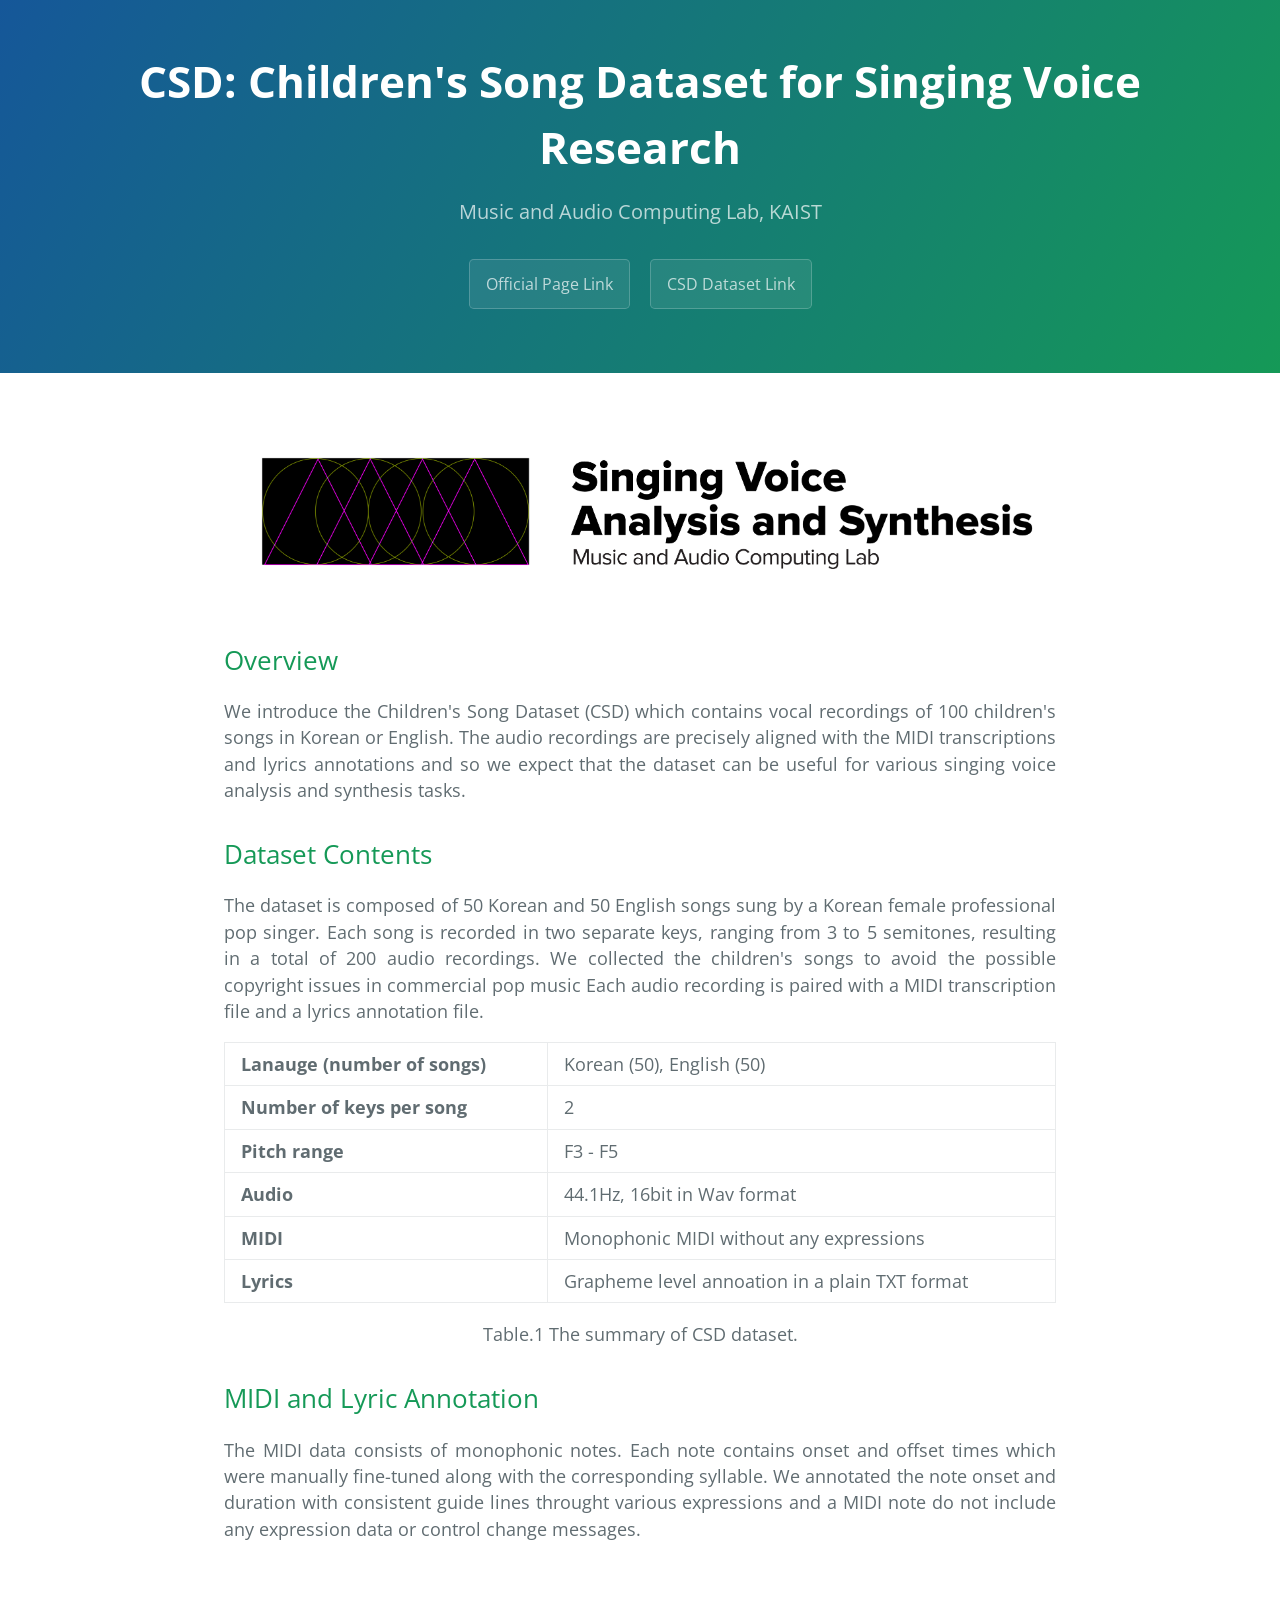
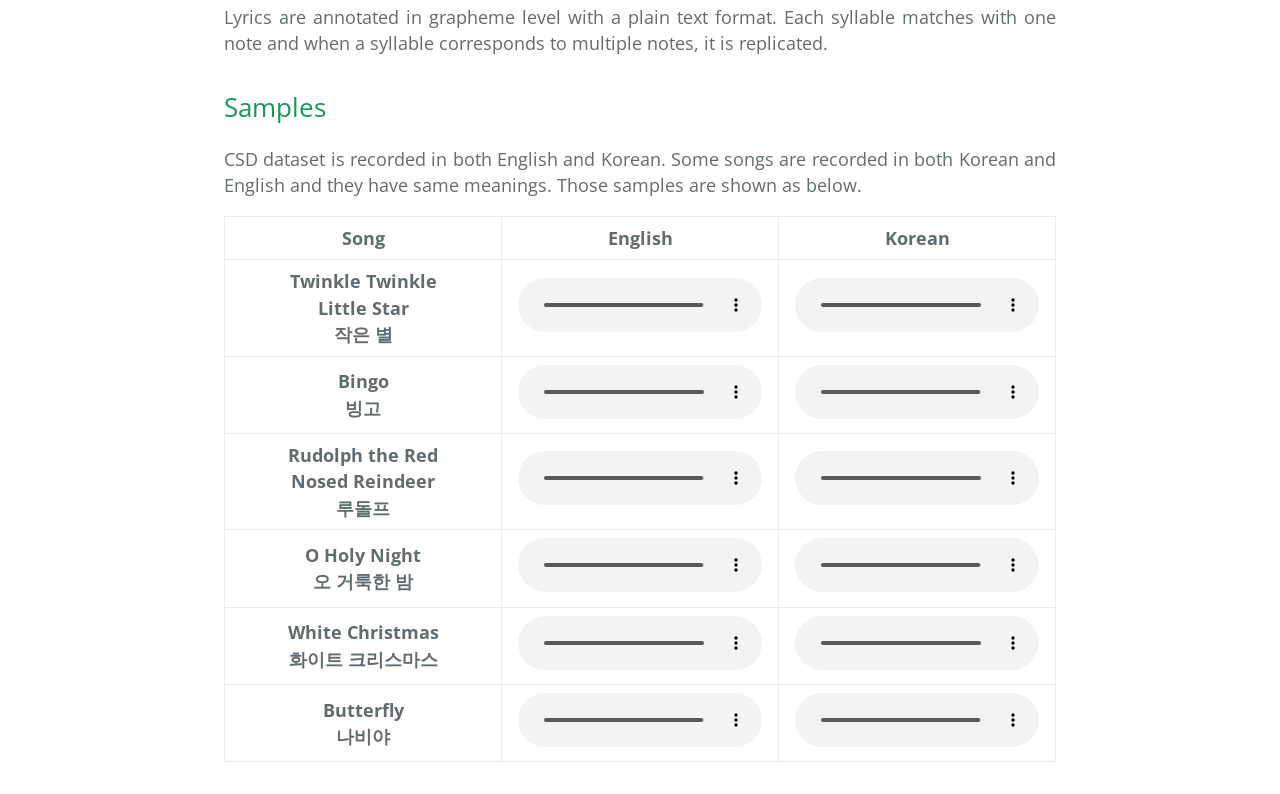
<file: static/lbd/ISMIR2020-LBD-435-poster/index.html>
<!DOCTYPE html>
<!-- saved from url=(0040)https://soonbeomchoi.github.io/CSD-Blog/ -->
<html lang="en-US"><head><meta http-equiv="Content-Type" content="text/html; charset=UTF-8">

    
    

<!-- Begin Jekyll SEO tag v2.6.1 -->
<title>CSD: Children’s Song Dataset for Singing Voice Research | Music and Audio Computing Lab, KAIST</title>
<meta name="generator" content="Jekyll v3.9.0">
<meta property="og:title" content="CSD: Children’s Song Dataset for Singing Voice Research">
<meta property="og:locale" content="en_US">
<meta name="description" content="Music and Audio Computing Lab, KAIST">
<meta property="og:description" content="Music and Audio Computing Lab, KAIST">
<link rel="canonical" href="https://soonbeomchoi.github.io/CSD-Blog/">
<meta property="og:url" content="https://soonbeomchoi.github.io/CSD-Blog/">
<meta property="og:site_name" content="CSD: Children’s Song Dataset for Singing Voice Research">
<script type="application/ld+json">
{"@type":"WebSite","headline":"CSD: Children’s Song Dataset for Singing Voice Research","url":"https://soonbeomchoi.github.io/CSD-Blog/","description":"Music and Audio Computing Lab, KAIST","name":"CSD: Children’s Song Dataset for Singing Voice Research","@context":"https://schema.org"}</script>
<!-- End Jekyll SEO tag -->

    <meta name="viewport" content="width=device-width, initial-scale=1">
    <meta name="theme-color" content="#157878">
    <meta name="apple-mobile-web-app-status-bar-style" content="black-translucent">
    <link rel="stylesheet" href="style.css">
  </head>
  <body>
    <a id="skip-to-content" href="https://soonbeomchoi.github.io/CSD-Blog/#content">Skip to the content.</a>

    <header class="page-header" role="banner">
      <h1 class="project-name">CSD: Children's Song Dataset for Singing Voice Research</h1>
      <h2 class="project-tagline">Music and Audio Computing Lab, KAIST</h2>
      <a href="https://soonbeomchoi.github.io/CSD-Blog/" class="btn">Official Page Link</a>
      
        <a href="https://github.com/emotiontts/emotiontts_open_db/tree/master/CSD" class="btn">CSD Dataset Link</a>
      
      
    </header>

    <main id="content" class="main-content" role="main">
      <script>
function pauseOthers(ele) {
    $("audio").not(ele).each(function (index, audio) {audio.pause();});
}
</script>

<style>
.main-content table {
    display: inline-table;
}
table {
    table-layout: auto;
    width: 100%;
    overflow: hidden;
}
#player{
    width: 100%;
}
</style>

<p><img src="95196354-e20f0200-0812-11eb-91c3-f53f8d79a535.png" alt="Singing-05"></p>

<h2 id="overview">Overview</h2>
<p align="justify">
We introduce the Children's Song Dataset (CSD) which contains vocal recordings of 100 children's songs in Korean or English. The audio recordings are precisely aligned with the MIDI transcriptions and lyrics annotations and so we expect that the dataset can be useful for various singing voice analysis and synthesis tasks. 
</p>

<h2 id="dataset-contents">Dataset Contents</h2>
<p align="justify">
The dataset is composed of 50 Korean and 50 English songs sung by a Korean female professional pop singer. Each song is recorded in two separate keys, ranging from 3 to 5 semitones, resulting in a total of 200 audio recordings. We collected the children's songs to avoid the possible copyright issues in commercial pop music Each audio recording is paired with a MIDI transcription file and a lyrics annotation file.
</p>

<table>
  <tbody><tr>
    <th align="left"> Lanauge (number of songs) </th>
    <td align="left"> Korean (50), English (50) </td>
  </tr>
  <tr>
    <th align="left"> Number of keys per song </th>
    <td align="left"> 2 </td>
  </tr>
  <tr>
    <th align="left"> Pitch range </th>
    <td align="left"> F3 - F5 </td>
  </tr>
  <tr>
    <th align="left"> Audio </th>
    <td align="left"> 44.1Hz, 16bit in Wav format </td>
  </tr>
  <tr>
    <th align="left"> MIDI </th>
    <td align="left"> Monophonic MIDI without any expressions </td>
  </tr>
  <tr>
    <th align="left"> Lyrics </th>
    <td align="left"> Grapheme level annoation in a plain TXT format </td>
  </tr>
</tbody></table>
<p align="center">Table.1 The summary of CSD dataset.</p>

<h2 id="midi-and-lyric-annotation">MIDI and Lyric Annotation</h2>
<p align="justify">
The MIDI data consists of monophonic notes. Each note contains onset and offset times which were manually fine-tuned along with the corresponding syllable. We annotated the note onset and duration with consistent guide lines throught various expressions and a MIDI note do not include any expression data or control change messages.
</p>
<p><br></p>
<p align="justify">
Lyrics are annotated in grapheme level with a plain text format. Each syllable matches with one note and when a syllable corresponds to multiple notes, it is replicated.
</p>

<h2 id="samples">Samples</h2>
<p align="justify">
CSD dataset is recorded in both English and Korean. Some songs are recorded in both Korean and English and they have same meanings. Those samples are shown as below.
</p>

<table style="table-layout: fixed;">
    <tbody><tr>
        <th> Song </th>
        <th> English </th>
        <th> Korean </th>
    </tr>
    <tr>
        <th> Twinkle Twinkle <br> Little Star <br> 작은 별 </th> 
        <th> <audio controls="" id="player" onplay="pauseOthers(this);"><source src="assets/audio/little_star_en.mp3" type="audio/mpeg"></audio></th>
        <th> <audio controls="" id="player" onplay="pauseOthers(this);"><source src="assets/audio/little_star_kr.mp3" type="audio/mpeg"></audio></th>
    </tr>
    <tr>
        <th> Bingo <br> 빙고 </th>
        <th> <audio controls="" id="player" onplay="pauseOthers(this);"><source src="assets/audio/bingo_en.mp3" type="audio/mpeg"></audio></th>
        <th> <audio controls="" id="player" onplay="pauseOthers(this);"><source src="assets/audio/bingo_kr.mp3" type="audio/mpeg"></audio></th>
    </tr>
    <tr>
        <th> Rudolph the Red <br> Nosed Reindeer <br> 루돌프 </th>
        <th> <audio controls="" id="player" onplay="pauseOthers(this);"><source src="assets/audio/rudolph_en.mp3" type="audio/mpeg"></audio></th>
        <th> <audio controls="" id="player" onplay="pauseOthers(this);"><source src="assets/audio/rudolph_kr.mp3" type="audio/mpeg"></audio></th>
    </tr>
    <tr>
        <th> O Holy Night <br> 오 거룩한 밤 </th>
        <th> <audio controls="" id="player" onplay="pauseOthers(this);"><source src="assets/audio/holynight_en.mp3" type="audio/mpeg"></audio></th>
        <th> <audio controls="" id="player" onplay="pauseOthers(this);"><source src="assets/audio/holynight_kr.mp3" type="audio/mpeg"></audio></th>
    </tr>
    <tr>
        <th> White Christmas <br> 화이트 크리스마스 </th>
        <th> <audio controls="" id="player" onplay="pauseOthers(this);"><source src="assets/audio/white_xmas_en.mp3" type="audio/mpeg"></audio></th>
        <th> <audio controls="" id="player" onplay="pauseOthers(this);"><source src="assets/audio/white_xmas_kr.mp3" type="audio/mpeg"></audio></th>
    </tr>
    <tr>
        <th> Butterfly <br> 나비야 </th>
        <th> <audio controls="" id="player" onplay="pauseOthers(this);"><source src="assets/audio/butterfly_en.mp3" type="audio/mpeg"></audio></th>
        <th> <audio controls="" id="player" onplay="pauseOthers(this);"><source src="assets/audio/butterfly_kr.mp3" type="audio/mpeg"></audio></th>
    </tr>
</tbody></table>


    </main>
  

<div class="betternet-wrapper"></div></body><whale-quicksearch translate="no"></whale-quicksearch></html>
</file>
<file: static/lbd/ISMIR2020-LBD-434-poster/poster_files/style.css>
/*! normalize.css v3.0.2 | MIT License | git.io/normalize */@import url("https://fonts.googleapis.com/css?family=Open+Sans:400,700");html{font-family:sans-serif;-ms-text-size-adjust:100%;-webkit-text-size-adjust:100%}body{margin:0}article,aside,details,figcaption,figure,footer,header,hgroup,main,menu,nav,section,summary{display:block}audio,canvas,progress,video{display:inline-block;vertical-align:baseline}audio:not([controls]){display:none;height:0}[hidden],template{display:none}a{background-color:transparent}a:active,a:hover{outline:0}abbr[title]{border-bottom:1px dotted}b,strong{font-weight:bold}dfn{font-style:italic}h1{font-size:2em;margin:0.67em 0}mark{background:#ff0;color:#000}small{font-size:80%}sub,sup{font-size:75%;line-height:0;position:relative;vertical-align:baseline}sup{top:-0.5em}sub{bottom:-0.25em}img{border:0}svg:not(:root){overflow:hidden}figure{margin:1em 40px}hr{box-sizing:content-box;height:0}pre{overflow:auto}code,kbd,pre,samp{font-family:monospace, monospace;font-size:1em}button,input,optgroup,select,textarea{color:inherit;font:inherit;margin:0}button{overflow:visible}button,select{text-transform:none}button,html input[type="button"],input[type="reset"],input[type="submit"]{-webkit-appearance:button;cursor:pointer}button[disabled],html input[disabled]{cursor:default}button::-moz-focus-inner,input::-moz-focus-inner{border:0;padding:0}input{line-height:normal}input[type="checkbox"],input[type="radio"]{box-sizing:border-box;padding:0}input[type="number"]::-webkit-inner-spin-button,input[type="number"]::-webkit-outer-spin-button{height:auto}input[type="search"]{-webkit-appearance:textfield;box-sizing:content-box}input[type="search"]::-webkit-search-cancel-button,input[type="search"]::-webkit-search-decoration{-webkit-appearance:none}fieldset{border:1px solid #c0c0c0;margin:0 2px;padding:0.35em 0.625em 0.75em}legend{border:0;padding:0}textarea{overflow:auto}optgroup{font-weight:bold}table{border-collapse:collapse;border-spacing:0}td,th{padding:0}.highlight table td{padding:5px}.highlight table pre{margin:0}.highlight .cm{color:#999988;font-style:italic}.highlight .cp{color:#999999;font-weight:bold}.highlight .c1{color:#999988;font-style:italic}.highlight .cs{color:#999999;font-weight:bold;font-style:italic}.highlight .c,.highlight .cd{color:#999988;font-style:italic}.highlight .err{color:#a61717;background-color:#e3d2d2}.highlight .gd{color:#000000;background-color:#ffdddd}.highlight .ge{color:#000000;font-style:italic}.highlight .gr{color:#aa0000}.highlight .gh{color:#999999}.highlight .gi{color:#000000;background-color:#ddffdd}.highlight .go{color:#888888}.highlight .gp{color:#555555}.highlight .gs{font-weight:bold}.highlight .gu{color:#aaaaaa}.highlight .gt{color:#aa0000}.highlight .kc{color:#000000;font-weight:bold}.highlight .kd{color:#000000;font-weight:bold}.highlight .kn{color:#000000;font-weight:bold}.highlight .kp{color:#000000;font-weight:bold}.highlight .kr{color:#000000;font-weight:bold}.highlight .kt{color:#445588;font-weight:bold}.highlight .k,.highlight .kv{color:#000000;font-weight:bold}.highlight .mf{color:#009999}.highlight .mh{color:#009999}.highlight .il{color:#009999}.highlight .mi{color:#009999}.highlight .mo{color:#009999}.highlight .m,.highlight .mb,.highlight .mx{color:#009999}.highlight .sb{color:#d14}.highlight .sc{color:#d14}.highlight .sd{color:#d14}.highlight .s2{color:#d14}.highlight .se{color:#d14}.highlight .sh{color:#d14}.highlight .si{color:#d14}.highlight .sx{color:#d14}.highlight .sr{color:#009926}.highlight .s1{color:#d14}.highlight .ss{color:#990073}.highlight .s{color:#d14}.highlight .na{color:#008080}.highlight .bp{color:#999999}.highlight .nb{color:#0086B3}.highlight .nc{color:#445588;font-weight:bold}.highlight .no{color:#008080}.highlight .nd{color:#3c5d5d;font-weight:bold}.highlight .ni{color:#800080}.highlight .ne{color:#990000;font-weight:bold}.highlight .nf{color:#990000;font-weight:bold}.highlight .nl{color:#990000;font-weight:bold}.highlight .nn{color:#555555}.highlight .nt{color:#000080}.highlight .vc{color:#008080}.highlight .vg{color:#008080}.highlight .vi{color:#008080}.highlight .nv{color:#008080}.highlight .ow{color:#000000;font-weight:bold}.highlight .o{color:#000000;font-weight:bold}.highlight .w{color:#bbbbbb}.highlight{background-color:#f8f8f8}.wrapper{max-width:-webkit-calc(54em - (30px * 2));max-width:calc(54em - (30px * 2));margin-right:auto;margin-left:auto;padding-right:30px;padding-left:30px}@media screen and (max-width: 54em){.wrapper{max-width:-webkit-calc(54em - (30px));max-width:calc(54em - (30px));padding-right:15px;padding-left:15px}}.wrapper:after{content:"";display:table;clear:both}.site-header{border-bottom:1px solid #e8e8e8;min-height:55.95px;position:relative}.site-title{font-size:22.4px;font-weight:300;line-height:54px;letter-spacing:-1px;margin-bottom:0;float:left;text-decoration:none}.site-title,.site-title:visited,.site-title:hover{color:#571599;text-decoration:none}.site-nav{float:right;line-height:54px}.site-nav .nav-trigger{display:none}.site-nav .menu-icon{display:none}.site-nav .page-link{color:#571599;line-height:1.5}.site-nav .page-link:not(:last-child){margin-right:20px}@media screen and (max-width: 38em){.site-nav{position:absolute;top:9px;right:15px;background-color:#fdfdfd;border:1px solid #e8e8e8;border-radius:5px;text-align:right;z-index:9999}.site-nav label[for="nav-trigger"]{display:block;float:right;width:36px;height:36px;z-index:2;cursor:pointer}.site-nav .menu-icon{display:block;float:right;width:36px;height:26px;line-height:0;padding-top:10px;text-align:center}.site-nav .menu-icon>svg path{fill:#424242}.site-nav input ~ .trigger{clear:both;display:none}.site-nav input:checked ~ .trigger{display:block;padding-bottom:5px}.site-nav .trigger{padding-top:20px}.site-nav .page-link{display:block;padding:10px 10px;margin-right:10px;margin-left:10px}.site-nav .page-link:last-child{margin-bottom:10px;margin-right:20px}}.post-list{margin-left:0;list-style:none}.post-list>li{margin-bottom:45px}.post-list>li>h2{margin-top:0rem;margin-bottom:0.4rem}.post-list>li>p{margin-top:0rem}@media screen and (max-width: 38em){.post-list{-webkit-margin-end:10px;-webkit-padding-start:10px}}.post-meta{font-size:14px;color:#828282}.post-link{display:block;font-size:24px}*{box-sizing:border-box}body{padding:0;margin:0;font-family:"Open Sans", "Helvetica Neue", Helvetica, Arial, sans-serif;font-size:16px;line-height:1.5;color:#71606c}#skip-to-content{height:1px;width:1px;position:absolute;overflow:hidden;top:-10px}#skip-to-content:focus{position:fixed;top:10px;left:10px;height:auto;width:auto;background:#47e194;outline:thick solid #47e194}a{color:#b81e6b;text-decoration:none}a:hover{text-decoration:underline}.btn{display:inline-block;margin-bottom:1rem;color:rgba(255,255,255,0.7);background-color:rgba(255,255,255,0.08);border-color:rgba(255,255,255,0.2);border-style:solid;border-width:1px;border-radius:0.3rem;transition:color 0.2s, background-color 0.2s, border-color 0.2s}.btn:hover{color:rgba(255,255,255,0.8);text-decoration:none;background-color:rgba(255,255,255,0.2);border-color:rgba(255,255,255,0.3)}.btn+.btn{margin-left:1rem}@media screen and (min-width: 64em){.btn{padding:0.75rem 1rem}}@media screen and (min-width: 42em) and (max-width: 64em){.btn{padding:0.6rem 0.9rem;font-size:0.9rem}}@media screen and (max-width: 42em){.btn{display:block;width:100%;padding:0.75rem;font-size:0.9rem}.btn+.btn{margin-top:1rem;margin-left:0}}.page-header{color:#fff;text-align:center;background-color:#571599;background-image:linear-gradient(120deg, #991557, #571599)}@media screen and (min-width: 64em){.page-header{padding:3rem 4rem}}@media screen and (min-width: 42em) and (max-width: 64em){.page-header{padding:1rem 2rem}}@media screen and (max-width: 42em){.page-header{padding:1rem 0.5rem}}.project-name{margin-top:0;margin-bottom:0.1rem}@media screen and (min-width: 64em){.project-name{font-size:2.75rem}}@media screen and (min-width: 42em) and (max-width: 64em){.project-name{font-size:1.75rem}}@media screen and (max-width: 42em){.project-name{font-size:1.25rem}}.project-tagline{margin-bottom:1rem;font-weight:normal;opacity:0.7}@media screen and (min-width: 64em){.project-tagline{font-size:1.25rem}}@media screen and (min-width: 42em) and (max-width: 64em){.project-tagline{font-size:1.15rem}}@media screen and (max-width: 42em){.project-tagline{font-size:1rem}}.project-date{margin-bottom:0rem;font-weight:normal;opacity:0.7;font-style:italic}@media screen and (min-width: 64em){.project-date{font-size:1.0rem}}@media screen and (min-width: 42em) and (max-width: 64em){.project-date{font-size:0.95rem}}@media screen and (max-width: 42em){.project-date{font-size:0.75rem}}.main-content{word-wrap:break-word}.main-content :first-child{margin-top:0}@media screen and (min-width: 64em){.main-content{max-width:64rem;padding:3rem 6rem;margin:0 auto;font-size:1.1rem}}@media screen and (min-width: 42em) and (max-width: 64em){.main-content{padding:3rem 4rem;font-size:1.1rem}}@media screen and (max-width: 42em){.main-content{padding:2rem 1rem;font-size:1rem}.main-content ul,.main-content ol{margin-top:0;padding-left:0}}.main-content kbd{background-color:#fafbfc;border:1px solid #c6cbd1;border-bottom-color:#959da5;border-radius:3px;box-shadow:inset 0 -1px 0 #959da5;color:#444d56;display:inline-block;font-size:11px;line-height:10px;padding:3px 5px;vertical-align:middle}.main-content img{max-width:100%}.main-content h1,.main-content h2,.main-content h3,.main-content h4,.main-content h5,.main-content h6{margin-top:2rem;margin-bottom:1rem;font-weight:normal;color:#571599}.main-content p{margin-bottom:1em}.main-content code{padding:2px 4px;font-family:Consolas, "Liberation Mono", Menlo, Courier, monospace;font-size:0.9rem;color:#567482;background-color:#faf3f6;border-radius:0.3rem}.main-content pre{padding:0.8rem;margin-top:0;margin-bottom:1rem;font:1rem Consolas, "Liberation Mono", Menlo, Courier, monospace;color:#567482;word-wrap:normal;background-color:#faf3f6;border:solid 1px #f0dce6;border-radius:0.3rem}.main-content pre>code{padding:0;margin:0;font-size:0.9rem;color:#567482;word-break:normal;white-space:pre;background:transparent;border:0}.main-content .highlight{margin-bottom:1rem}.main-content .highlight pre{margin-bottom:0;word-break:normal}.main-content .highlight pre,.main-content pre{padding:0.8rem;overflow:auto;font-size:0.9rem;line-height:1.45;border-radius:0.3rem;-webkit-overflow-scrolling:touch}.main-content pre code,.main-content pre tt{display:inline;max-width:initial;padding:0;margin:0;overflow:initial;line-height:inherit;word-wrap:normal;background-color:transparent;border:0}.main-content pre code:before,.main-content pre code:after,.main-content pre tt:before,.main-content pre tt:after{content:normal}.main-content ul,.main-content ol{margin-top:0}.main-content blockquote{padding:0 1rem;margin-left:0;color:#988191;border-left:0.3rem solid #f0dce6}.main-content blockquote>:first-child{margin-top:0}.main-content blockquote>:last-child{margin-bottom:0}.main-content table{display:block;width:100%;overflow:auto;word-break:normal;word-break:keep-all;-webkit-overflow-scrolling:touch}.main-content table th{font-weight:bold}.main-content table th,.main-content table td{padding:0.5rem 1rem;border:1px solid #ece9eb}.main-content dl{padding:0}.main-content dl dt{padding:0;margin-top:1rem;font-size:1rem;font-weight:bold}.main-content dl dd{padding:0;margin-bottom:1rem}.main-content hr{height:2px;padding:0;margin:1rem 0;background-color:#f1eff0;border:0}.site-footer{padding-top:2rem;margin-top:2rem;border-top:solid 1px #f1eff0}@media screen and (min-width: 64em){.site-footer{font-size:1rem}}@media screen and (min-width: 42em) and (max-width: 64em){.site-footer{font-size:1rem}}@media screen and (max-width: 42em){.site-footer{font-size:0.9rem;margin-bottom:0.5rem}}.site-footer-owner{display:block;font-weight:bold}.site-footer-credits{color:#988191}.site-footer .my-span-icon a{text-decoration:none}.site-footer .my-span-icon a:hover{text-decoration:none}@media screen and (min-width: 64em){.site-footer .my-span-icon{padding:0px 5px 0px 5px}}@media screen and (min-width: 42em) and (max-width: 64em){.site-footer .my-span-icon{padding:0px 10px 10px 10px}}@media screen and (max-width: 42em){.site-footer .my-span-icon{padding:0px 10px 10px 10px}}.site-footer .my-svg-icon{color:#71606c;fill:#71606c;width:24px;height:24px}.site-footer .my-svg-icon:hover{text-decoration:none;color:#571599;fill:#571599;transform:scale(1.25);transition:color 0.5s,transform 0.2s ease-out}@media screen and (min-width: 64em){.site-footer .my-svg-icon{width:28px;height:28px}}@media screen and (min-width: 42em) and (max-width: 64em){.site-footer .my-svg-icon{width:32px;height:32px}}@media screen and (max-width: 42em){.site-footer .my-svg-icon{width:36px;height:36px}}
</file>
<file: static/lbd/ISMIR2020-LBD-435-poster/style.css>
/*! normalize.css v3.0.2 | MIT License | git.io/normalize */@import url("https://fonts.googleapis.com/css?family=Open+Sans:400,700");html{font-family:sans-serif;-ms-text-size-adjust:100%;-webkit-text-size-adjust:100%}body{margin:0}article,aside,details,figcaption,figure,footer,header,hgroup,main,menu,nav,section,summary{display:block}audio,canvas,progress,video{display:inline-block;vertical-align:baseline}audio:not([controls]){display:none;height:0}[hidden],template{display:none}a{background-color:transparent}a:active,a:hover{outline:0}abbr[title]{border-bottom:1px dotted}b,strong{font-weight:bold}dfn{font-style:italic}h1{font-size:2em;margin:0.67em 0}mark{background:#ff0;color:#000}small{font-size:80%}sub,sup{font-size:75%;line-height:0;position:relative;vertical-align:baseline}sup{top:-0.5em}sub{bottom:-0.25em}img{border:0}svg:not(:root){overflow:hidden}figure{margin:1em 40px}hr{box-sizing:content-box;height:0}pre{overflow:auto}code,kbd,pre,samp{font-family:monospace, monospace;font-size:1em}button,input,optgroup,select,textarea{color:inherit;font:inherit;margin:0}button{overflow:visible}button,select{text-transform:none}button,html input[type="button"],input[type="reset"],input[type="submit"]{-webkit-appearance:button;cursor:pointer}button[disabled],html input[disabled]{cursor:default}button::-moz-focus-inner,input::-moz-focus-inner{border:0;padding:0}input{line-height:normal}input[type="checkbox"],input[type="radio"]{box-sizing:border-box;padding:0}input[type="number"]::-webkit-inner-spin-button,input[type="number"]::-webkit-outer-spin-button{height:auto}input[type="search"]{-webkit-appearance:textfield;box-sizing:content-box}input[type="search"]::-webkit-search-cancel-button,input[type="search"]::-webkit-search-decoration{-webkit-appearance:none}fieldset{border:1px solid #c0c0c0;margin:0 2px;padding:0.35em 0.625em 0.75em}legend{border:0;padding:0}textarea{overflow:auto}optgroup{font-weight:bold}table{border-collapse:collapse;border-spacing:0}td,th{padding:0}.highlight table td{padding:5px}.highlight table pre{margin:0}.highlight .cm{color:#999988;font-style:italic}.highlight .cp{color:#999999;font-weight:bold}.highlight .c1{color:#999988;font-style:italic}.highlight .cs{color:#999999;font-weight:bold;font-style:italic}.highlight .c,.highlight .cd{color:#999988;font-style:italic}.highlight .err{color:#a61717;background-color:#e3d2d2}.highlight .gd{color:#000000;background-color:#ffdddd}.highlight .ge{color:#000000;font-style:italic}.highlight .gr{color:#aa0000}.highlight .gh{color:#999999}.highlight .gi{color:#000000;background-color:#ddffdd}.highlight .go{color:#888888}.highlight .gp{color:#555555}.highlight .gs{font-weight:bold}.highlight .gu{color:#aaaaaa}.highlight .gt{color:#aa0000}.highlight .kc{color:#000000;font-weight:bold}.highlight .kd{color:#000000;font-weight:bold}.highlight .kn{color:#000000;font-weight:bold}.highlight .kp{color:#000000;font-weight:bold}.highlight .kr{color:#000000;font-weight:bold}.highlight .kt{color:#445588;font-weight:bold}.highlight .k,.highlight .kv{color:#000000;font-weight:bold}.highlight .mf{color:#009999}.highlight .mh{color:#009999}.highlight .il{color:#009999}.highlight .mi{color:#009999}.highlight .mo{color:#009999}.highlight .m,.highlight .mb,.highlight .mx{color:#009999}.highlight .sb{color:#d14}.highlight .sc{color:#d14}.highlight .sd{color:#d14}.highlight .s2{color:#d14}.highlight .se{color:#d14}.highlight .sh{color:#d14}.highlight .si{color:#d14}.highlight .sx{color:#d14}.highlight .sr{color:#009926}.highlight .s1{color:#d14}.highlight .ss{color:#990073}.highlight .s{color:#d14}.highlight .na{color:#008080}.highlight .bp{color:#999999}.highlight .nb{color:#0086B3}.highlight .nc{color:#445588;font-weight:bold}.highlight .no{color:#008080}.highlight .nd{color:#3c5d5d;font-weight:bold}.highlight .ni{color:#800080}.highlight .ne{color:#990000;font-weight:bold}.highlight .nf{color:#990000;font-weight:bold}.highlight .nl{color:#990000;font-weight:bold}.highlight .nn{color:#555555}.highlight .nt{color:#000080}.highlight .vc{color:#008080}.highlight .vg{color:#008080}.highlight .vi{color:#008080}.highlight .nv{color:#008080}.highlight .ow{color:#000000;font-weight:bold}.highlight .o{color:#000000;font-weight:bold}.highlight .w{color:#bbbbbb}.highlight{background-color:#f8f8f8}*{box-sizing:border-box}body{padding:0;margin:0;font-family:"Open Sans", "Helvetica Neue", Helvetica, Arial, sans-serif;font-size:16px;line-height:1.5;color:#606c71}#skip-to-content{height:1px;width:1px;position:absolute;overflow:hidden;top:-10px}#skip-to-content:focus{position:fixed;top:10px;left:10px;height:auto;width:auto;background:#e19447;outline:thick solid #e19447}a{color:#1e6bb8;text-decoration:none}a:hover{text-decoration:underline}.btn{display:inline-block;margin-bottom:1rem;color:rgba(255,255,255,0.7);background-color:rgba(255,255,255,0.08);border-color:rgba(255,255,255,0.2);border-style:solid;border-width:1px;border-radius:0.3rem;transition:color 0.2s, background-color 0.2s, border-color 0.2s}.btn:hover{color:rgba(255,255,255,0.8);text-decoration:none;background-color:rgba(255,255,255,0.2);border-color:rgba(255,255,255,0.3)}.btn+.btn{margin-left:1rem}@media screen and (min-width: 64em){.btn{padding:0.75rem 1rem}}@media screen and (min-width: 42em) and (max-width: 64em){.btn{padding:0.6rem 0.9rem;font-size:0.9rem}}@media screen and (max-width: 42em){.btn{display:block;width:100%;padding:0.75rem;font-size:0.9rem}.btn+.btn{margin-top:1rem;margin-left:0}}.page-header{color:#fff;text-align:center;background-color:#159957;background-image:linear-gradient(120deg, #155799, #159957)}@media screen and (min-width: 64em){.page-header{padding:3rem 4rem}}@media screen and (min-width: 42em) and (max-width: 64em){.page-header{padding:1rem 2rem}}@media screen and (max-width: 42em){.page-header{padding:1rem 0.5rem}}.project-name{margin-top:0;margin-bottom:0.1rem}@media screen and (min-width: 64em){.project-name{font-size:2.75rem}}@media screen and (min-width: 42em) and (max-width: 64em){.project-name{font-size:1.75rem}}@media screen and (max-width: 42em){.project-name{font-size:1.25rem}}.project-tagline{margin-bottom:2rem;font-weight:normal;opacity:0.7}@media screen and (min-width: 64em){.project-tagline{font-size:1.25rem}}@media screen and (min-width: 42em) and (max-width: 64em){.project-tagline{font-size:1.15rem}}@media screen and (max-width: 42em){.project-tagline{font-size:1rem}}.main-content{word-wrap:break-word}.main-content :first-child{margin-top:0}@media screen and (min-width: 64em){.main-content{max-width:64rem;padding:2rem 6rem;margin:0 auto;font-size:1.1rem}}@media screen and (min-width: 42em) and (max-width: 64em){.main-content{padding:2rem 4rem;font-size:1.1rem}}@media screen and (max-width: 42em){.main-content{padding:2rem 1rem;font-size:1rem}}.main-content kbd{background-color:#fafbfc;border:1px solid #c6cbd1;border-bottom-color:#959da5;border-radius:3px;box-shadow:inset 0 -1px 0 #959da5;color:#444d56;display:inline-block;font-size:11px;line-height:10px;padding:3px 5px;vertical-align:middle}.main-content img{max-width:100%}.main-content h1,.main-content h2,.main-content h3,.main-content h4,.main-content h5,.main-content h6{margin-top:2rem;margin-bottom:1rem;font-weight:normal;color:#159957}.main-content p{margin-bottom:1em}.main-content code{padding:2px 4px;font-family:Consolas, "Liberation Mono", Menlo, Courier, monospace;font-size:0.9rem;color:#567482;background-color:#f3f6fa;border-radius:0.3rem}.main-content pre{padding:0.8rem;margin-top:0;margin-bottom:1rem;font:1rem Consolas, "Liberation Mono", Menlo, Courier, monospace;color:#567482;word-wrap:normal;background-color:#f3f6fa;border:solid 1px #dce6f0;border-radius:0.3rem}.main-content pre>code{padding:0;margin:0;font-size:0.9rem;color:#567482;word-break:normal;white-space:pre;background:transparent;border:0}.main-content .highlight{margin-bottom:1rem}.main-content .highlight pre{margin-bottom:0;word-break:normal}.main-content .highlight pre,.main-content pre{padding:0.8rem;overflow:auto;font-size:0.9rem;line-height:1.45;border-radius:0.3rem;-webkit-overflow-scrolling:touch}.main-content pre code,.main-content pre tt{display:inline;max-width:initial;padding:0;margin:0;overflow:initial;line-height:inherit;word-wrap:normal;background-color:transparent;border:0}.main-content pre code:before,.main-content pre code:after,.main-content pre tt:before,.main-content pre tt:after{content:normal}.main-content ul,.main-content ol{margin-top:0}.main-content blockquote{padding:0 1rem;margin-left:0;color:#819198;border-left:0.3rem solid #dce6f0}.main-content blockquote>:first-child{margin-top:0}.main-content blockquote>:last-child{margin-bottom:0}.main-content table{display:block;width:100%;overflow:auto;word-break:normal;word-break:keep-all;-webkit-overflow-scrolling:touch}.main-content table th{font-weight:bold}.main-content table th,.main-content table td{padding:0.5rem 1rem;border:1px solid #e9ebec}.main-content dl{padding:0}.main-content dl dt{padding:0;margin-top:1rem;font-size:1rem;font-weight:bold}.main-content dl dd{padding:0;margin-bottom:1rem}.main-content hr{height:2px;padding:0;margin:1rem 0;background-color:#eff0f1;border:0}.site-footer{padding-top:2rem;margin-top:2rem;border-top:solid 1px #eff0f1}@media screen and (min-width: 64em){.site-footer{font-size:1rem}}@media screen and (min-width: 42em) and (max-width: 64em){.site-footer{font-size:1rem}}@media screen and (max-width: 42em){.site-footer{font-size:0.9rem}}.site-footer-owner{display:block;font-weight:bold}.site-footer-credits{color:#819198}
</file>
